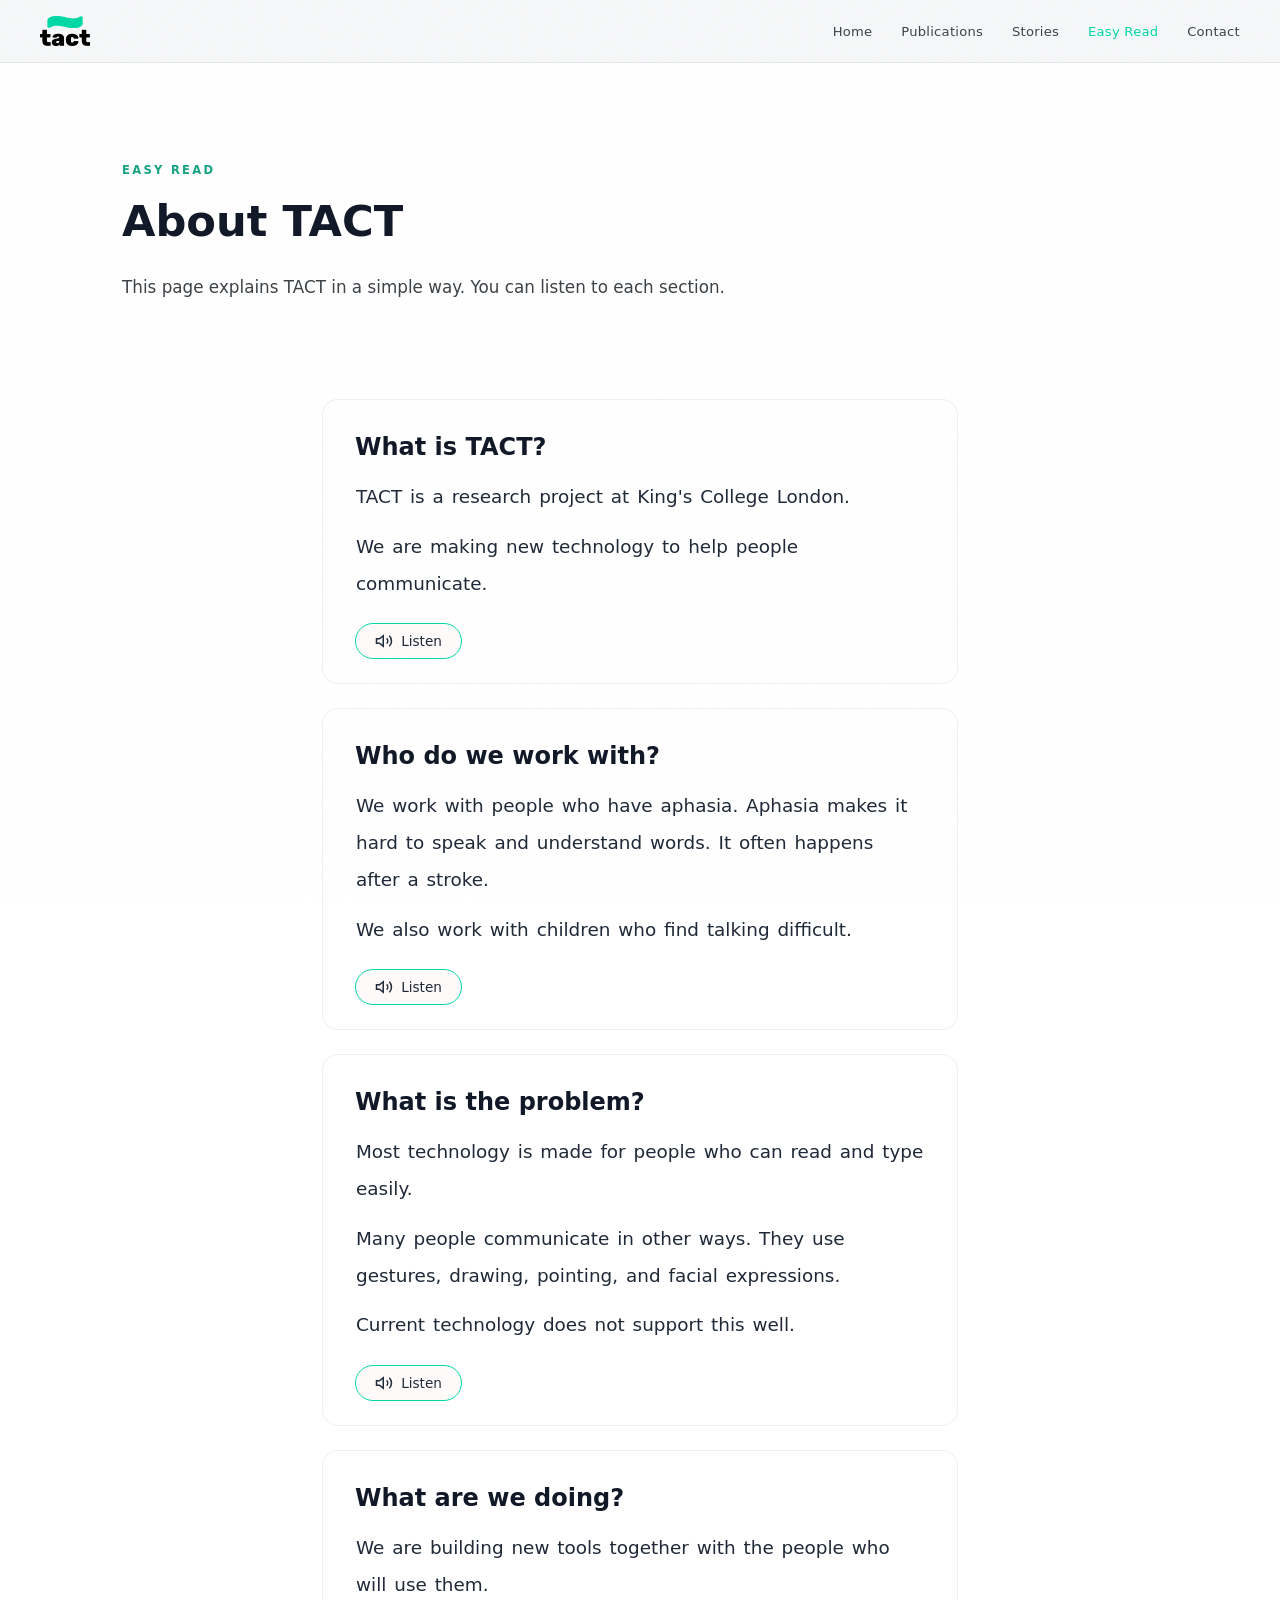
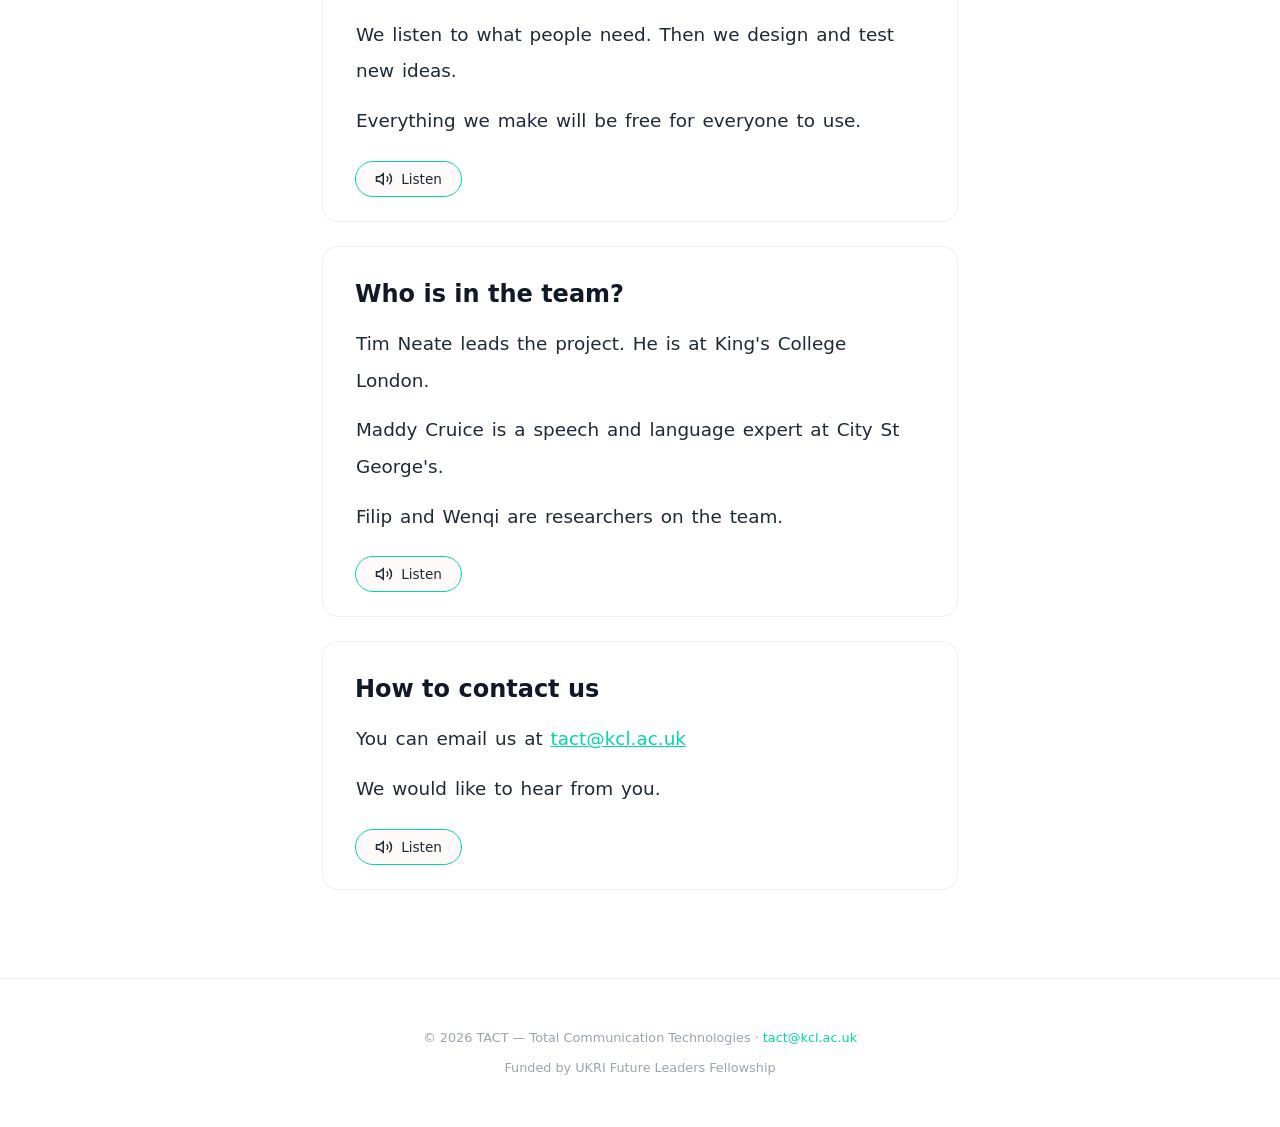
<file: easyread.html>
<!DOCTYPE html>
<html lang="en">
<head>
  <meta charset="UTF-8">
  <meta name="viewport" content="width=device-width, initial-scale=1.0">
  <title>Easy Read — TACT</title>
  <meta name="description" content="Easy Read version of the TACT project for people with aphasia and communication needs.">
<!-- favicon-->
 
<link rel="icon" type="image/png" href="favicon/favicon-96x96.png" sizes="96x96" />
<link rel="icon" type="image/svg+xml" href="favicon//favicon.svg" />
<link rel="shortcut icon" href="favicon//favicon.ico" />
<link rel="apple-touch-icon" sizes="180x180" href="favicon//apple-touch-icon.png" />
<meta name="apple-mobile-web-app-title" content="TACT" />
<link rel="manifest" href="/site.webmanifest" />


  <link rel="preconnect" href="https://fonts.googleapis.com">
  <link rel="preconnect" href="https://fonts.gstatic.com" crossorigin>
  <link href="https://fonts.googleapis.com/css2?family=DM+Sans:ital,opsz,wght@0,9..40,300;0,9..40,400;0,9..40,500;0,9..40,600;0,9..40,700;1,9..40,400&display=swap" rel="stylesheet">
  <link rel="stylesheet" href="styles.css">
  <style>
    .easyread-section { max-width: 700px; margin: 0 auto; padding: 2rem 2rem 4rem; }
    .easyread-block { background: var(--navy-mid); border: 1px solid rgba(0,0,0,0.06); border-radius: 16px; padding: 2rem 2rem 1.5rem; margin-bottom: 1.5rem; }
    .easyread-block h2 { font-family: var(--font-display); font-size: 1.5rem; font-weight: 700; color: var(--white); margin-bottom: 1rem; line-height: 1.3; }
    .easyread-block p { font-size: 1.15rem; line-height: 2; color: var(--text-primary); font-weight: 400; margin-bottom: 0.8rem; }
    .tts-btn { display: inline-flex; align-items: center; gap: 0.5rem; margin-top: 0.5rem; padding: 0.5rem 1.2rem; border-radius: 100px; border: 1px solid var(--teal); background: var(--teal-subtle); color: var(--text-primary); font-family: var(--font-display); font-size: 0.85rem; font-weight: 500; cursor: pointer; transition: background 0.2s; }
    .tts-btn:hover { background: var(--teal-faded); }
    .tts-btn svg { flex-shrink: 0; }
    .easyread-intro { text-align: center; margin-bottom: 2rem; }
    .easyread-intro p { font-size: 1.1rem; color: var(--text-secondary); max-width: 500px; margin: 0 auto; }
    .tts-word { transition: background 0.15s, color 0.15s; border-radius: 3px; padding: 0 1px; }
    .tts-word.active { background: var(--teal); color: #fff; }
    .easyread-block.speaking p { color: var(--text-muted); }
    .easyread-block.speaking .tts-word.active { color: #fff; }
    .easyread-block.speaking .tts-word.spoken { color: var(--text-primary); }
  </style>
</head>
<body>
  <a href="#main" class="skip-link">Skip to main content</a>

  <nav id="navbar" role="navigation" aria-label="Main navigation">
    <a href="index.html" class="nav-brand" aria-label="TACT Home">
      <img src="tact-logo.png" alt="TACT" style="height:30px;">
    </a>
    <button class="nav-toggle" aria-label="Toggle menu" id="navToggle"><span></span><span></span><span></span></button>
    <ul class="nav-links" id="navLinks">
      <li><a href="index.html">Home</a></li>
      <li><a href="publications.html">Publications</a></li>
      <li><a href="stories.html">Stories</a></li>
      <li><a href="easyread.html" class="active">Easy Read</a></li>
      <li><a href="index.html#contact">Contact</a></li>
    </ul>
  </nav>

  <div class="page-header" id="main">
    <p class="section-label">Easy Read</p>
    <h1 class="section-title">About TACT</h1>
    <p class="section-body">This page explains TACT in a simple way. You can listen to each section.</p>
  </div>

  <div class="easyread-section">

    <div class="easyread-block">
      <h2>What is TACT?</h2>
      <p>TACT is a research project at King's College London.</p>
      <p>We are making new technology to help people communicate.</p>
      <button class="tts-btn" data-text="TACT is a research project at King's College London. We are making new technology to help people communicate." aria-label="Listen to this section">
        <svg width="18" height="18" viewBox="0 0 24 24" fill="none" stroke="currentColor" stroke-width="2"><polygon points="11 5 6 9 2 9 2 15 6 15 11 19 11 5"/><path d="M15.54 8.46a5 5 0 0 1 0 7.07"/><path d="M19.07 4.93a10 10 0 0 1 0 14.14"/></svg>
        Listen
      </button>
    </div>

    <div class="easyread-block">
      <h2>Who do we work with?</h2>
      <p>We work with people who have aphasia. Aphasia makes it hard to speak and understand words. It often happens after a stroke.</p>
      <p>We also work with children who find talking difficult.</p>
      <button class="tts-btn" data-text="We work with people who have aphasia. Aphasia makes it hard to speak and understand words. It often happens after a stroke. We also work with children who find talking difficult." aria-label="Listen to this section">
        <svg width="18" height="18" viewBox="0 0 24 24" fill="none" stroke="currentColor" stroke-width="2"><polygon points="11 5 6 9 2 9 2 15 6 15 11 19 11 5"/><path d="M15.54 8.46a5 5 0 0 1 0 7.07"/><path d="M19.07 4.93a10 10 0 0 1 0 14.14"/></svg>
        Listen
      </button>
    </div>

    <div class="easyread-block">
      <h2>What is the problem?</h2>
      <p>Most technology is made for people who can read and type easily.</p>
      <p>Many people communicate in other ways. They use gestures, drawing, pointing, and facial expressions.</p>
      <p>Current technology does not support this well.</p>
      <button class="tts-btn" data-text="Most technology is made for people who can read and type easily. Many people communicate in other ways. They use gestures, drawing, pointing, and facial expressions. Current technology does not support this well." aria-label="Listen to this section">
        <svg width="18" height="18" viewBox="0 0 24 24" fill="none" stroke="currentColor" stroke-width="2"><polygon points="11 5 6 9 2 9 2 15 6 15 11 19 11 5"/><path d="M15.54 8.46a5 5 0 0 1 0 7.07"/><path d="M19.07 4.93a10 10 0 0 1 0 14.14"/></svg>
        Listen
      </button>
    </div>

    <div class="easyread-block">
      <h2>What are we doing?</h2>
      <p>We are building new tools together with the people who will use them.</p>
      <p>We listen to what people need. Then we design and test new ideas.</p>
      <p>Everything we make will be free for everyone to use.</p>
      <button class="tts-btn" data-text="We are building new tools together with the people who will use them. We listen to what people need. Then we design and test new ideas. Everything we make will be free for everyone to use." aria-label="Listen to this section">
        <svg width="18" height="18" viewBox="0 0 24 24" fill="none" stroke="currentColor" stroke-width="2"><polygon points="11 5 6 9 2 9 2 15 6 15 11 19 11 5"/><path d="M15.54 8.46a5 5 0 0 1 0 7.07"/><path d="M19.07 4.93a10 10 0 0 1 0 14.14"/></svg>
        Listen
      </button>
    </div>

    <div class="easyread-block">
      <h2>Who is in the team?</h2>
      <p>Tim Neate leads the project. He is at King's College London.</p>
      <p>Maddy Cruice is a speech and language expert at City St George's.</p>
      <p>Filip and Wenqi are researchers on the team.</p>
      <button class="tts-btn" data-text="Tim Neate leads the project. He is at King's College London. Maddy Cruice is a speech and language expert at City St George's. Filip and Wenqi are researchers on the team." aria-label="Listen to this section">
        <svg width="18" height="18" viewBox="0 0 24 24" fill="none" stroke="currentColor" stroke-width="2"><polygon points="11 5 6 9 2 9 2 15 6 15 11 19 11 5"/><path d="M15.54 8.46a5 5 0 0 1 0 7.07"/><path d="M19.07 4.93a10 10 0 0 1 0 14.14"/></svg>
        Listen
      </button>
    </div>

    <div class="easyread-block">
      <h2>How to contact us</h2>
      <p>You can email us at <a href="mailto:tact@kcl.ac.uk" style="color:var(--teal);text-decoration:underline;">tact@kcl.ac.uk</a></p>
      <p>We would like to hear from you.</p>
      <button class="tts-btn" data-text="You can email Tim at timothy.neate@kcl.ac.uk. We would like to hear from you." aria-label="Listen to this section">
        <svg width="18" height="18" viewBox="0 0 24 24" fill="none" stroke="currentColor" stroke-width="2"><polygon points="11 5 6 9 2 9 2 15 6 15 11 19 11 5"/><path d="M15.54 8.46a5 5 0 0 1 0 7.07"/><path d="M19.07 4.93a10 10 0 0 1 0 14.14"/></svg>
        Listen
      </button>
    </div>

  </div>

  <footer>
    <p>&copy; 2026 TACT — Total Communication Technologies · <a href="mailto:tact@kcl.ac.uk">tact@kcl.ac.uk</a></p>
    <p style="margin-top:0.5rem;">Funded by UKRI Future Leaders Fellowship</p>
  </footer>

  <script>
    const ICON_PLAY = '<svg width="18" height="18" viewBox="0 0 24 24" fill="none" stroke="currentColor" stroke-width="2"><polygon points="11 5 6 9 2 9 2 15 6 15 11 19 11 5"/><path d="M15.54 8.46a5 5 0 0 1 0 7.07"/><path d="M19.07 4.93a10 10 0 0 1 0 14.14"/></svg>';
    const ICON_STOP = '<svg width="18" height="18" viewBox="0 0 24 24" fill="none" stroke="currentColor" stroke-width="2"><rect x="6" y="4" width="4" height="16"/><rect x="14" y="4" width="4" height="16"/></svg>';

    // Nav scroll + mobile toggle
    window.addEventListener('scroll', () => { document.getElementById('navbar').classList.toggle('scrolled', window.scrollY > 60); });
    document.getElementById('navToggle').addEventListener('click', () => { document.getElementById('navLinks').classList.toggle('open'); });
    document.querySelectorAll('#navLinks a').forEach(link => { link.addEventListener('click', () => { document.getElementById('navLinks').classList.remove('open'); }); });

    // Scroll reveal
    const observer = new IntersectionObserver((entries) => {
      entries.forEach(entry => { if (entry.isIntersecting) { entry.target.classList.add('visible'); observer.unobserve(entry.target); } });
    }, { threshold: 0.15, rootMargin: '0px 0px -30px 0px' });
    document.querySelectorAll('.reveal').forEach(el => observer.observe(el));

    // Wrap each paragraph's text nodes in word spans for highlighting
    document.querySelectorAll('.easyread-block').forEach(block => {
      block.querySelectorAll('p').forEach(p => {
        const walker = document.createTreeWalker(p, NodeFilter.SHOW_TEXT);
        const textNodes = [];
        while (walker.nextNode()) textNodes.push(walker.currentNode);
        textNodes.forEach(node => {
          const parts = node.textContent.split(/(\s+)/);
          const frag = document.createDocumentFragment();
          parts.forEach(part => {
            if (/\S/.test(part)) {
              const span = document.createElement('span');
              span.className = 'tts-word';
              span.textContent = part;
              frag.appendChild(span);
            } else {
              frag.appendChild(document.createTextNode(part));
            }
          });
          node.parentNode.replaceChild(frag, node);
        });
      });
    });

    // TTS with readalong highlighting
    let activeBlock = null;

    function resetBlock(block) {
      block.classList.remove('speaking');
      block.querySelectorAll('.tts-word').forEach(w => w.classList.remove('active', 'spoken'));
      const btn = block.querySelector('.tts-btn');
      btn.innerHTML = ICON_PLAY + ' Listen';
    }

    document.querySelectorAll('.tts-btn').forEach(btn => {
      btn.addEventListener('click', () => {
        const block = btn.closest('.easyread-block');

        if (speechSynthesis.speaking) {
          speechSynthesis.cancel();
          if (activeBlock === block) {
            resetBlock(block);
            activeBlock = null;
            return;
          }
          if (activeBlock) resetBlock(activeBlock);
        }

        const words = Array.from(block.querySelectorAll('.tts-word'));
        const text = btn.getAttribute('data-text');
        const utterance = new SpeechSynthesisUtterance(text);
        utterance.rate = 0.85;
        utterance.pitch = 1;

        activeBlock = block;
        block.classList.add('speaking');
        btn.innerHTML = ICON_STOP + ' Stop';

        // Track character position to word-span index mapping
        const plainWords = text.split(/\s+/);
        let charPos = 0;
        const wordMap = [];
        plainWords.forEach((w, i) => {
          wordMap.push({ start: charPos, end: charPos + w.length, index: i });
          charPos += w.length + 1;
        });

        utterance.onboundary = (e) => {
          if (e.name !== 'word') return;
          const ci = e.charIndex;
          const match = wordMap.findIndex(w => ci >= w.start && ci < w.end);
          if (match < 0) return;

          words.forEach((w, i) => {
            if (i < match) { w.classList.remove('active'); w.classList.add('spoken'); }
            else if (i === match) { w.classList.add('active'); w.classList.remove('spoken'); }
            else { w.classList.remove('active', 'spoken'); }
          });
        };

        utterance.onend = () => {
          words.forEach(w => { w.classList.remove('active'); w.classList.add('spoken'); });
          setTimeout(() => { resetBlock(block); activeBlock = null; }, 600);
        };

        speechSynthesis.speak(utterance);
      });
    });
  </script>
</body>
</html>
</file>
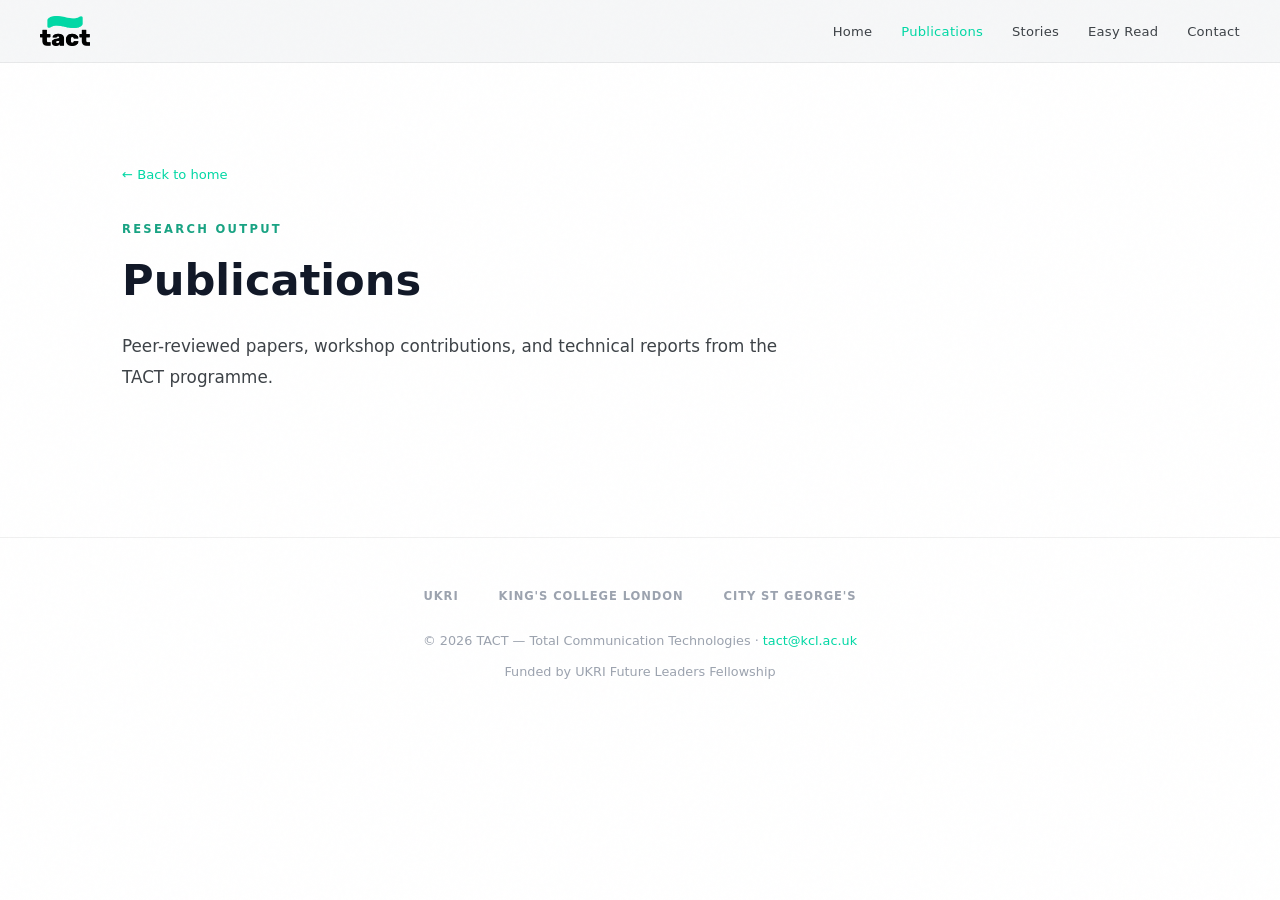
<file: publications.html>
<!DOCTYPE html>
<html lang="en">
<head>
  <meta charset="UTF-8">
  <meta name="viewport" content="width=device-width, initial-scale=1.0">
  <title>Publications — TACT</title>
  <meta name="description" content="Publications from the TACT research programme at King's College London.">
  <!-- favicon-->
 
<link rel="icon" type="image/png" href="favicon/favicon-96x96.png" sizes="96x96" />
<link rel="icon" type="image/svg+xml" href="favicon//favicon.svg" />
<link rel="shortcut icon" href="favicon//favicon.ico" />
<link rel="apple-touch-icon" sizes="180x180" href="favicon//apple-touch-icon.png" />
<meta name="apple-mobile-web-app-title" content="TACT" />
<link rel="manifest" href="/site.webmanifest" />

  <link rel="preconnect" href="https://fonts.googleapis.com">
  <link rel="preconnect" href="https://fonts.gstatic.com" crossorigin>
  <link href="https://fonts.googleapis.com/css2?family=DM+Sans:ital,opsz,wght@0,9..40,300;0,9..40,400;0,9..40,500;0,9..40,600;0,9..40,700;1,9..40,400&display=swap" rel="stylesheet">
  <link rel="stylesheet" href="styles.css">
</head>
<body>

  <a href="#main" class="skip-link">Skip to main content</a>

  <nav id="navbar" role="navigation" aria-label="Main navigation">
    <a href="index.html" class="nav-brand" aria-label="TACT Home">
            <img src="tact-logo.png" alt="TACT" style="height:30px;">

    </a>
    <button class="nav-toggle" aria-label="Toggle menu" id="navToggle"><span></span><span></span><span></span></button>
    <ul class="nav-links" id="navLinks">
      <li><a href="index.html">Home</a></li>
      <li><a href="publications.html" class="active">Publications</a></li>
      <li><a href="stories.html">Stories</a></li>
      <li><a href="easyread.html">Easy Read</a></li>
      <li><a href="index.html#contact">Contact</a></li>
    </ul>
  </nav>

  <main id="main">
    <div class="page-header">
      <a href="index.html" class="back-link">&larr; Back to home</a>
      <p class="section-label">Research Output</p>
      <h1 class="section-title">Publications</h1>
      <p class="section-body">Peer-reviewed papers, workshop contributions, and technical reports from the TACT programme.</p>
    </div>

    <div class="pub-list">
      <!--<div class="pub-placeholder">
        <p>TACT launched in December 2025. Publications will appear here as the research programme progresses.</p>
        <p style="margin-top:0.8rem;">In the meantime, explore Tim Neate's prior work on <a href="https://tinyurl.com/463pa8hf">Google Scholar</a>.</p>
      </div>
      <!--
        TEMPLATE — copy for each publication:
        <div class="pub-item">
          <p class="pub-venue">CHI 2027</p>
          <h3 class="pub-title"><a href="#">Paper Title Goes Here</a></h3>
          <p class="pub-authors">Neate, T., Bircanin, F., Li, W., Cruice, M.</p>
        </div>
      -->
    </div>
  </main>

  <footer>
    <div class="footer-logos">
      <span class="footer-logo-text">UKRI</span>
      <span class="footer-logo-text">King's College London</span>
      <span class="footer-logo-text">City St George's</span>
    </div>
    <p>&copy; 2026 TACT — Total Communication Technologies · <a href="mailto:tact@kcl.ac.uk">tact@kcl.ac.uk</a></p>
    <p style="margin-top:0.5rem;">Funded by UKRI Future Leaders Fellowship</p>
  </footer>

  <script>
    window.addEventListener('scroll', () => { document.getElementById('navbar').classList.toggle('scrolled', window.scrollY > 60); });
    document.getElementById('navToggle').addEventListener('click', () => { document.getElementById('navLinks').classList.toggle('open'); });
    document.querySelectorAll('#navLinks a').forEach(link => { link.addEventListener('click', () => { document.getElementById('navLinks').classList.remove('open'); }); });
  </script>
</body>
</html>
</file>
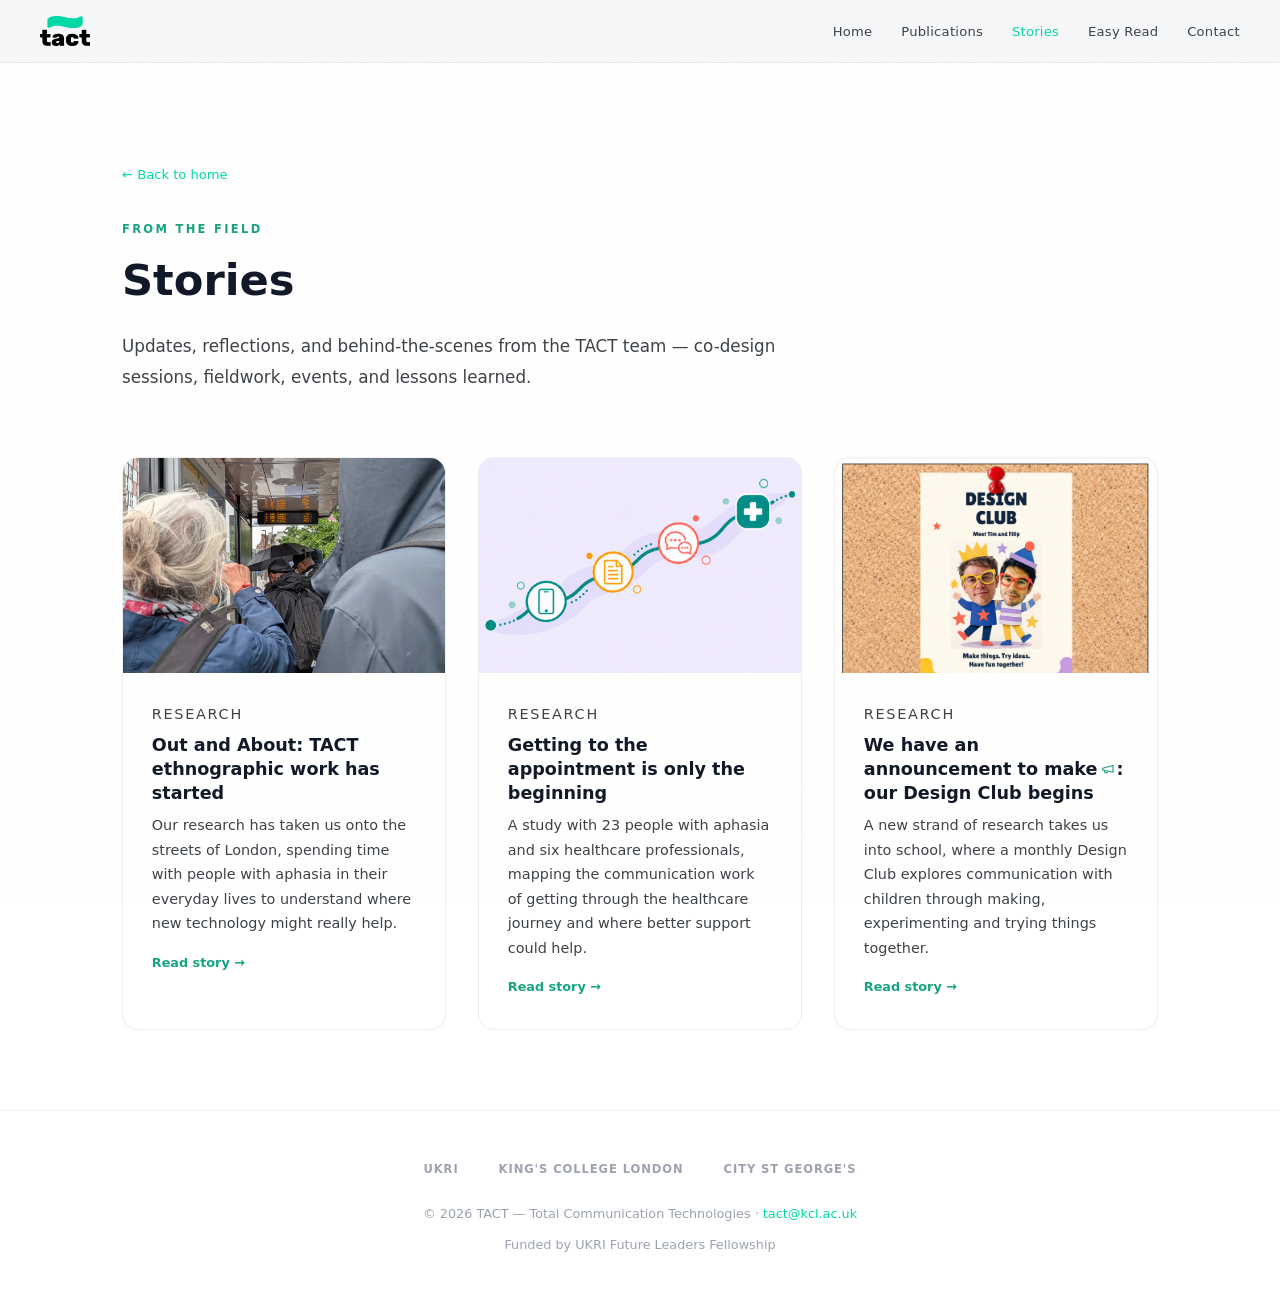
<file: stories.html>
<!DOCTYPE html>
<html lang="en">
<head>
  <meta charset="UTF-8">
  <meta name="viewport" content="width=device-width, initial-scale=1.0">
  <title>Stories — TACT</title>
  <meta name="description" content="Stories and updates from the TACT research programme.">
  <!-- favicon-->
 
<link rel="icon" type="image/png" href="favicon/favicon-96x96.png" sizes="96x96" />
<link rel="icon" type="image/svg+xml" href="favicon//favicon.svg" />
<link rel="shortcut icon" href="favicon//favicon.ico" />
<link rel="apple-touch-icon" sizes="180x180" href="favicon//apple-touch-icon.png" />
<meta name="apple-mobile-web-app-title" content="TACT" />
<link rel="manifest" href="/site.webmanifest" />

  <link rel="preconnect" href="https://fonts.googleapis.com">
  <link rel="preconnect" href="https://fonts.gstatic.com" crossorigin>
  <link href="https://fonts.googleapis.com/css2?family=DM+Sans:ital,opsz,wght@0,9..40,300;0,9..40,400;0,9..40,500;0,9..40,600;0,9..40,700;1,9..40,400&display=swap" rel="stylesheet">
  <link rel="stylesheet" href="styles.css">
</head>
<body>
  <a href="#main" class="skip-link">Skip to main content</a>

  <nav id="navbar" role="navigation" aria-label="Main navigation">
    <a href="index.html" class="nav-brand" aria-label="TACT Home">
          <img src="tact-logo.png" alt="TACT" style="height:30px;">

    </a>
    <button class="nav-toggle" aria-label="Toggle menu" id="navToggle"><span></span><span></span><span></span></button>
    <ul class="nav-links" id="navLinks">
      <li><a href="index.html">Home</a></li>
      <li><a href="publications.html">Publications</a></li>
      <li><a href="stories.html" class="active">Stories</a></li>
      <li><a href="easyread.html">Easy Read</a></li>
      <li><a href="index.html#contact">Contact</a></li>
    </ul>
  </nav>

  <main id="main">
    <div class="page-header">
      <a href="index.html" class="back-link">&larr; Back to home</a>
      <p class="section-label">From the Field</p>
      <h1 class="section-title">Stories</h1>
      <p class="section-body">Updates, reflections, and behind-the-scenes from the TACT team — co-design sessions, fieldwork, events, and lessons learned.</p>
    </div>

    <div class="stories-grid">
      <a href="story-goalong.html" class="story-card-link">
        <div class="story-card">
          <img src="images/GA-busstop.jpg" alt="Waiting together at a London bus stop during a go-along visit." class="story-card-thumb">
          <div class="story-card-body">
            <p class="story-date">Research</p>
            <h3>Out and About: TACT ethnographic work has started</h3>
            <p>Our research has taken us onto the streets of London, spending time with people with aphasia in their everyday lives to understand where new technology might really help.</p>
            <span class="story-card-more">Read story &rarr;</span>
          </div>
        </div>
      </a>
      <a href="story-healthcare.html" class="story-card-link">
        <div class="story-card">
          <img src="images/HC-journey.png" alt="Illustration of a person's journey through the healthcare system." class="story-card-thumb">
          <div class="story-card-body">
            <p class="story-date">Research</p>
            <h3>Getting to the appointment is only the beginning</h3>
            <p>A study with 23 people with aphasia and six healthcare professionals, mapping the communication work of getting through the healthcare journey and where better support could help.</p>
            <span class="story-card-more">Read story &rarr;</span>
          </div>
        </div>
      </a>
      <a href="story-designclub.html" class="story-card-link">
        <div class="story-card">
          <img src="images/tim%20and%20filip.jpg" alt="Tim and Filip from the TACT team." class="story-card-thumb story-card-thumb--top">
          <div class="story-card-body">
            <p class="story-date">Research</p>
            <h3>We have an announcement to make<svg class="title-icon" viewBox="0 0 24 24" fill="none" stroke="currentColor" stroke-width="2" stroke-linecap="round" stroke-linejoin="round" aria-hidden="true"><path d="m3 11 18-5v12L3 14v-3z"/><path d="M11.6 16.8a3 3 0 1 1-5.8-1.6"/></svg>: our Design Club begins</h3>
            <p>A new strand of research takes us into school, where a monthly Design Club explores communication with children through making, experimenting and trying things together.</p>
            <span class="story-card-more">Read story &rarr;</span>
          </div>
        </div>
      </a>
      <!--
        TEMPLATE:
        <div class="story-card">
          <div class="story-card-body">
            <p class="story-date">Month Year</p>
            <h3>Story Title</h3>
            <p>Brief description...</p>
          </div>
        </div>
      -->
    </div>
  </main>

  <footer>
    <div class="footer-logos">
      <span class="footer-logo-text">UKRI</span>
      <span class="footer-logo-text">King's College London</span>
      <span class="footer-logo-text">City St George's</span>
    </div>
    <p>&copy; 2026 TACT — Total Communication Technologies · <a href="mailto:tact@kcl.ac.uk">tact@kcl.ac.uk</a></p>
    <p style="margin-top:0.5rem;">Funded by UKRI Future Leaders Fellowship</p>
  </footer>

  <script>
    window.addEventListener('scroll', () => { document.getElementById('navbar').classList.toggle('scrolled', window.scrollY > 60); });
    document.getElementById('navToggle').addEventListener('click', () => { document.getElementById('navLinks').classList.toggle('open'); });
    document.querySelectorAll('#navLinks a').forEach(link => { link.addEventListener('click', () => { document.getElementById('navLinks').classList.remove('open'); }); });
  </script>
</body>
</html>
</file>
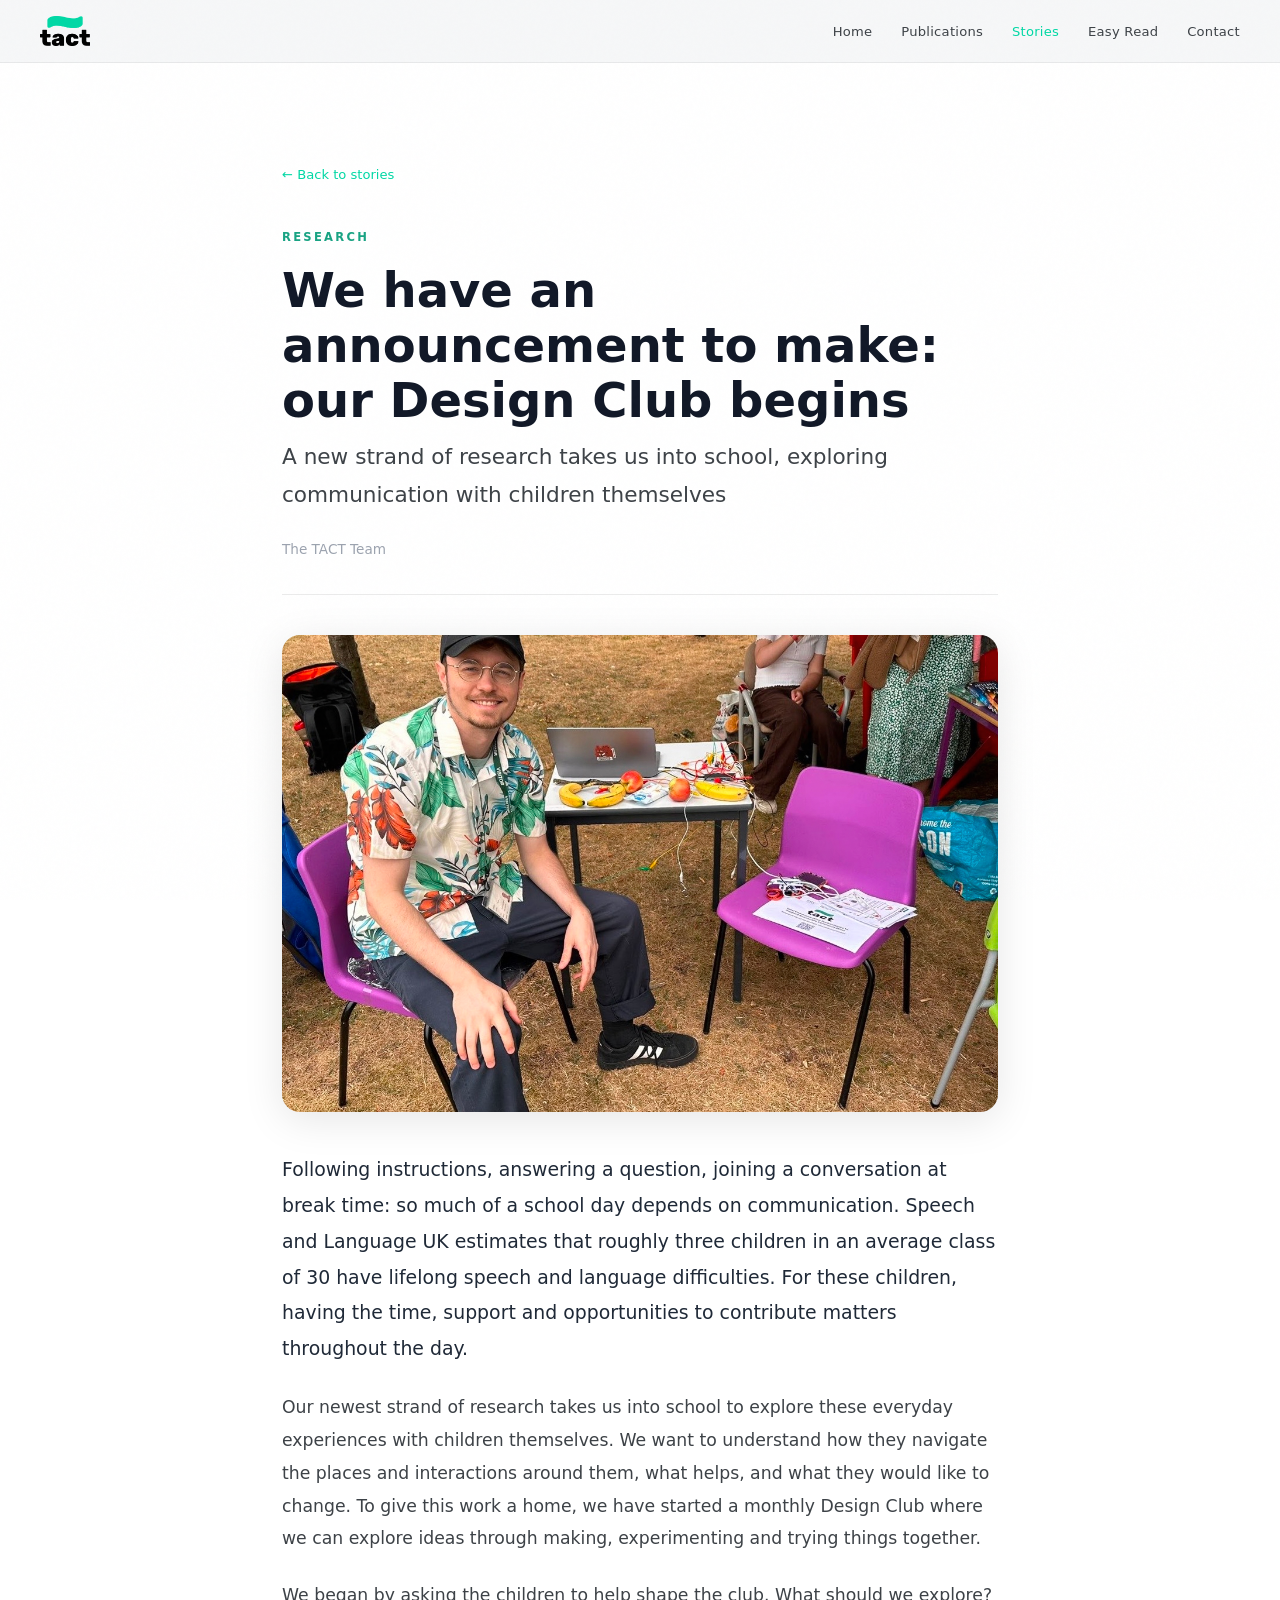
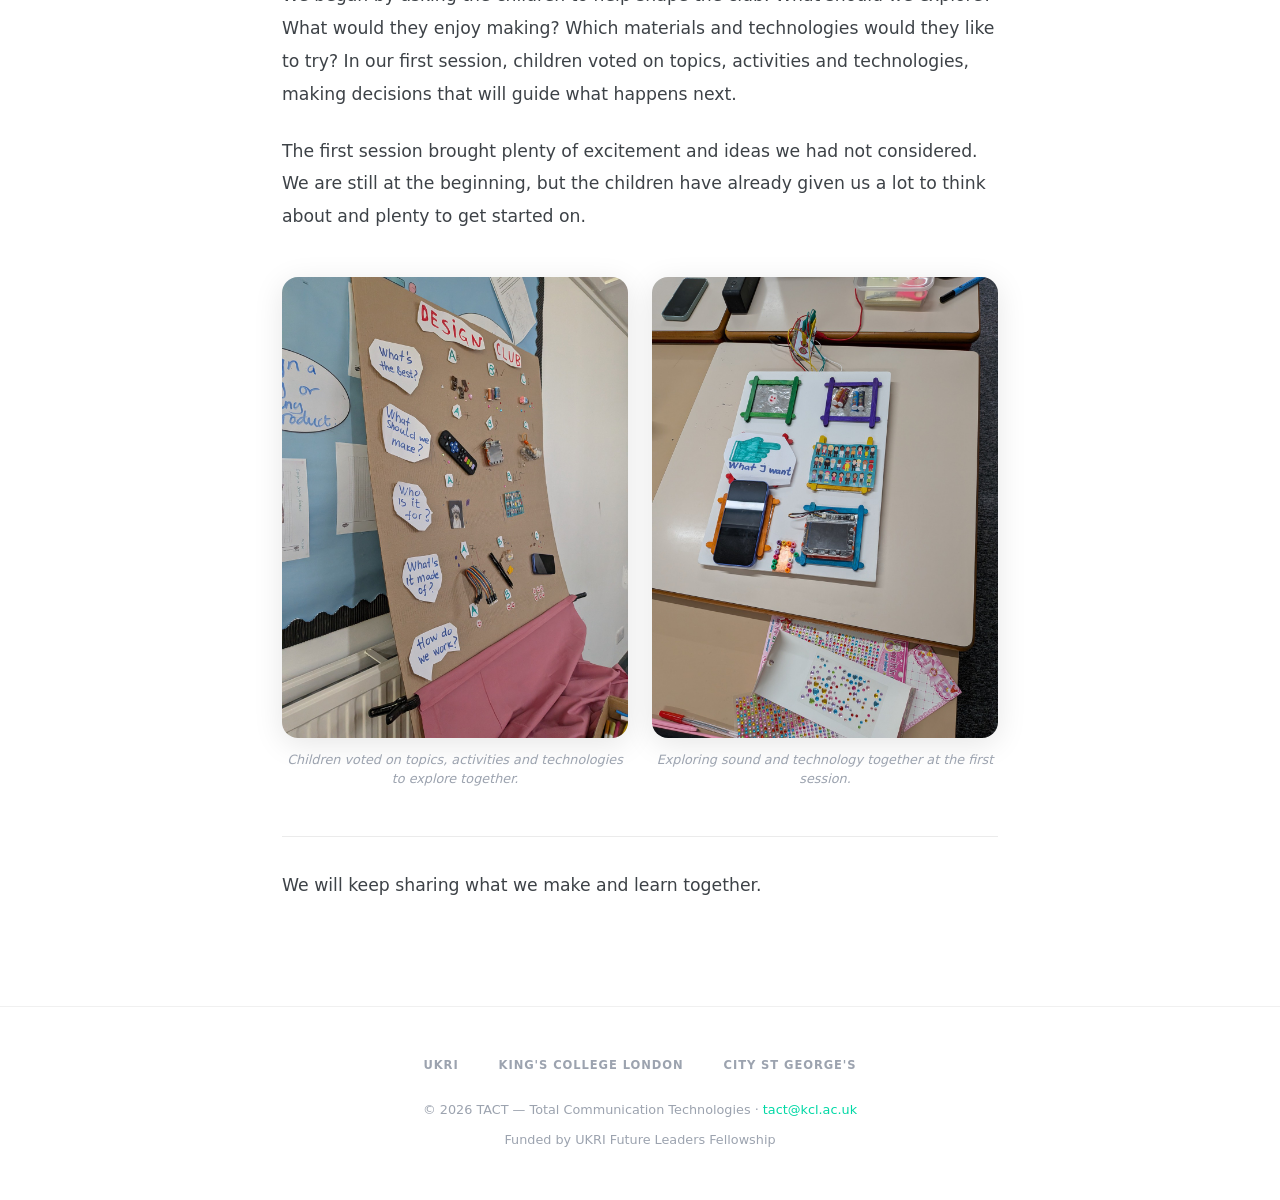
<file: story-designclub.html>
<!DOCTYPE html>
<html lang="en">
<head>
  <meta charset="UTF-8">
  <meta name="viewport" content="width=device-width, initial-scale=1.0">
  <title>Our Design Club Begins — TACT</title>
  <meta name="description" content="TACT's new school-based research strand: a monthly Design Club exploring communication with children through making and experimenting.">
  <!-- favicon-->

<link rel="icon" type="image/png" href="favicon/favicon-96x96.png" sizes="96x96" />
<link rel="icon" type="image/svg+xml" href="favicon//favicon.svg" />
<link rel="shortcut icon" href="favicon//favicon.ico" />
<link rel="apple-touch-icon" sizes="180x180" href="favicon//apple-touch-icon.png" />
<meta name="apple-mobile-web-app-title" content="TACT" />
<link rel="manifest" href="/site.webmanifest" />

  <link rel="preconnect" href="https://fonts.googleapis.com">
  <link rel="preconnect" href="https://fonts.gstatic.com" crossorigin>
  <link href="https://fonts.googleapis.com/css2?family=DM+Sans:ital,opsz,wght@0,9..40,300;0,9..40,400;0,9..40,500;0,9..40,600;0,9..40,700;1,9..40,400&display=swap" rel="stylesheet">
  <link rel="stylesheet" href="styles.css">
</head>
<body>
  <a href="#main" class="skip-link">Skip to main content</a>

  <nav id="navbar" role="navigation" aria-label="Main navigation">
    <a href="index.html" class="nav-brand" aria-label="TACT Home">
          <img src="tact-logo.png" alt="TACT" style="height:30px;">

    </a>
    <button class="nav-toggle" aria-label="Toggle menu" id="navToggle"><span></span><span></span><span></span></button>
    <ul class="nav-links" id="navLinks">
      <li><a href="index.html">Home</a></li>
      <li><a href="publications.html">Publications</a></li>
      <li><a href="stories.html" class="active">Stories</a></li>
      <li><a href="easyread.html">Easy Read</a></li>
      <li><a href="index.html#contact">Contact</a></li>
    </ul>
  </nav>

  <main id="main">
    <article class="story-article">
      <a href="stories.html" class="back-link">&larr; Back to stories</a>

      <p class="story-eyebrow">Research</p>
      <h1>We have an announcement to make: our Design Club begins</h1>
      <p class="story-lede-title">A new strand of research takes us into school, exploring communication with children themselves</p>
      <p class="story-byline">The TACT Team</p>

      <img src="images/design-club-fair.jpeg" alt="The TACT team meeting children and families at the school's Family Fair." class="story-hero">

      <div class="story-body">
        <p>Following instructions, answering a question, joining a conversation at break time: so much of a school day depends on communication. Speech and Language UK estimates that roughly three children in an average class of 30 have lifelong speech and language difficulties. For these children, having the time, support and opportunities to contribute matters throughout the day.</p>

        <p>Our newest strand of research takes us into school to explore these everyday experiences with children themselves. We want to understand how they navigate the places and interactions around them, what helps, and what they would like to change. To give this work a home, we have started a monthly Design Club where we can explore ideas through making, experimenting and trying things together.</p>

        <p>We began by asking the children to help shape the club. What should we explore? What would they enjoy making? Which materials and technologies would they like to try? In our first session, children voted on topics, activities and technologies, making decisions that will guide what happens next.</p>

        <p>The first session brought plenty of excitement and ideas we had not considered. We are still at the beginning, but the children have already given us a lot to think about and plenty to get started on.</p>

        <div class="story-duo">
          <figure>
            <img src="images/design-club-board.jpg" alt="A voting board from the Design Club, where children chose topics and activities.">
            <figcaption>Children voted on topics, activities and technologies to explore together.</figcaption>
          </figure>
          <figure>
            <img src="images/design-club-soundboard.jpg" alt="Children trying out a sound-making activity at the first Design Club session.">
            <figcaption>Exploring sound and technology together at the first session.</figcaption>
          </figure>
        </div>

        <p class="story-end">We will keep sharing what we make and learn together.</p>
      </div>
    </article>
  </main>

  <footer>
    <div class="footer-logos">
      <span class="footer-logo-text">UKRI</span>
      <span class="footer-logo-text">King's College London</span>
      <span class="footer-logo-text">City St George's</span>
    </div>
    <p>&copy; 2026 TACT — Total Communication Technologies · <a href="mailto:tact@kcl.ac.uk">tact@kcl.ac.uk</a></p>
    <p style="margin-top:0.5rem;">Funded by UKRI Future Leaders Fellowship</p>
  </footer>

  <script>
    window.addEventListener('scroll', () => { document.getElementById('navbar').classList.toggle('scrolled', window.scrollY > 60); });
    document.getElementById('navToggle').addEventListener('click', () => { document.getElementById('navLinks').classList.toggle('open'); });
    document.querySelectorAll('#navLinks a').forEach(link => { link.addEventListener('click', () => { document.getElementById('navLinks').classList.remove('open'); }); });
  </script>
</body>
</html>
</file>
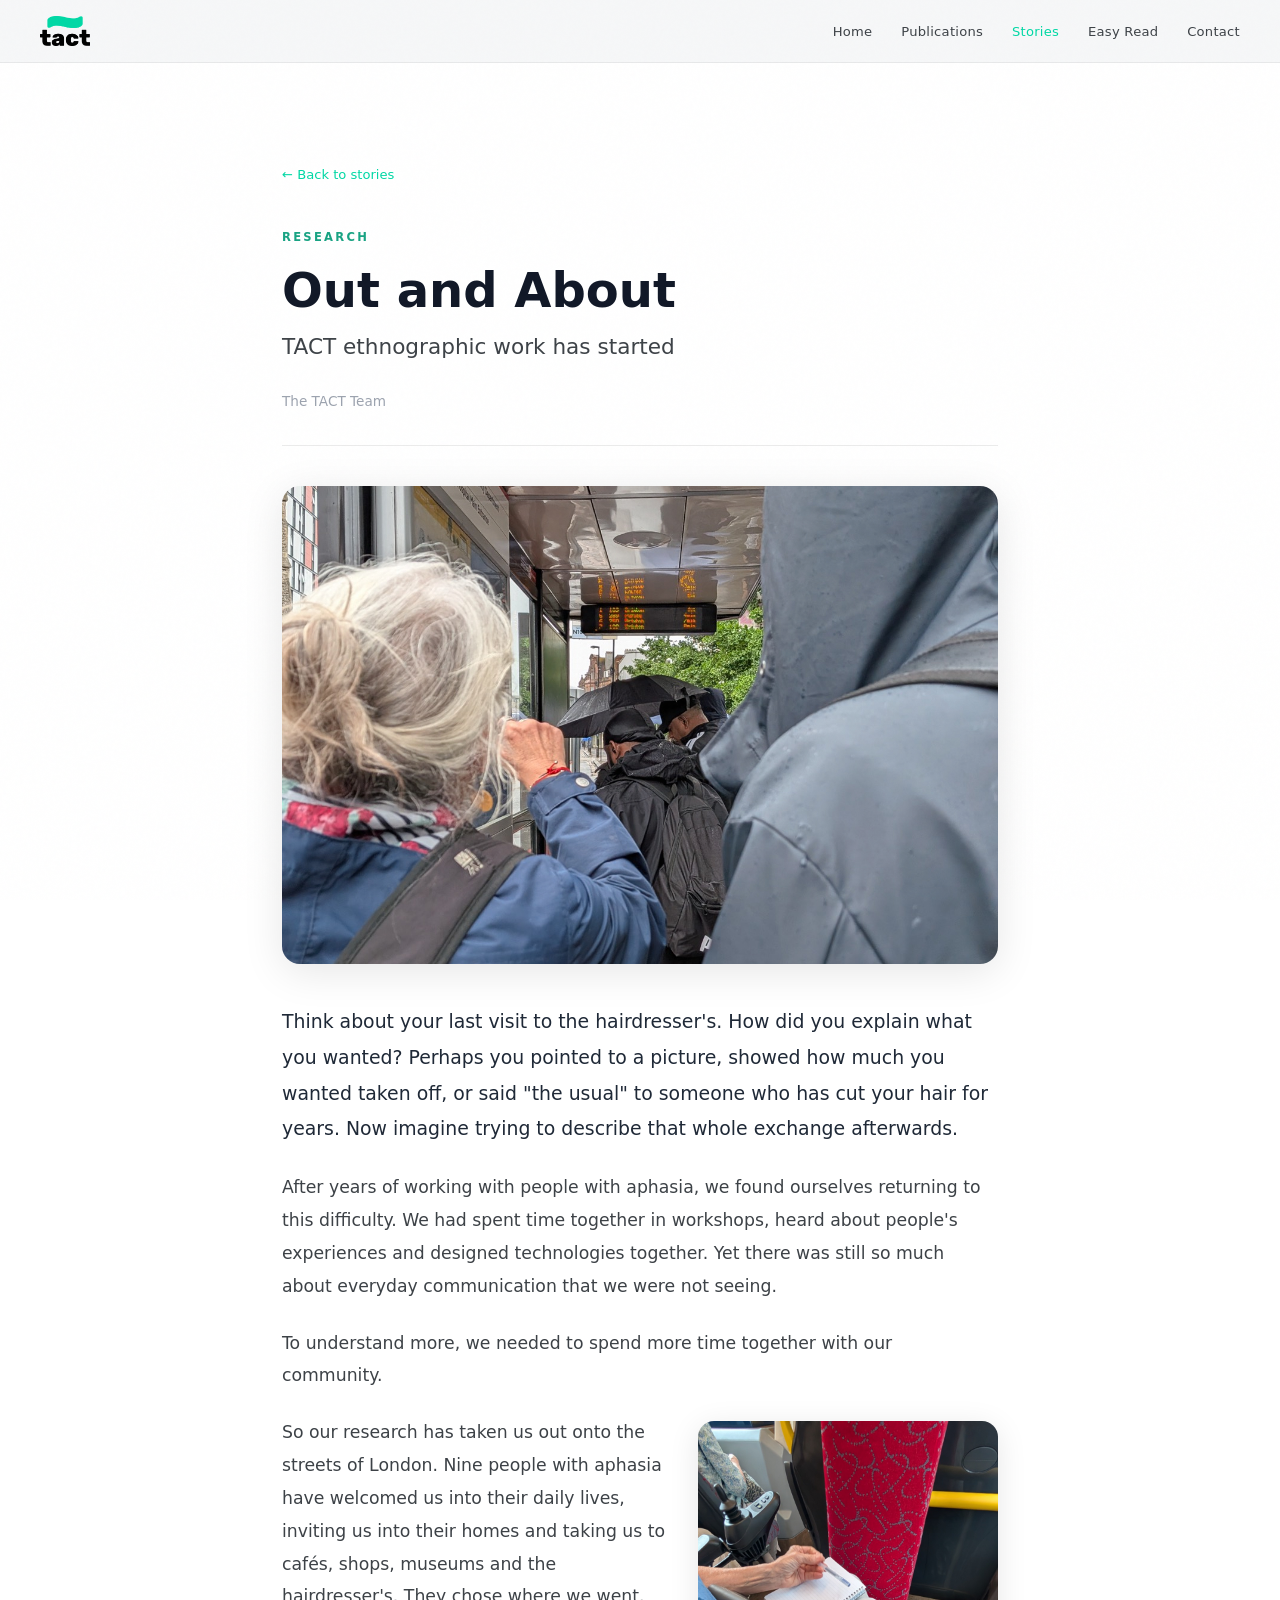
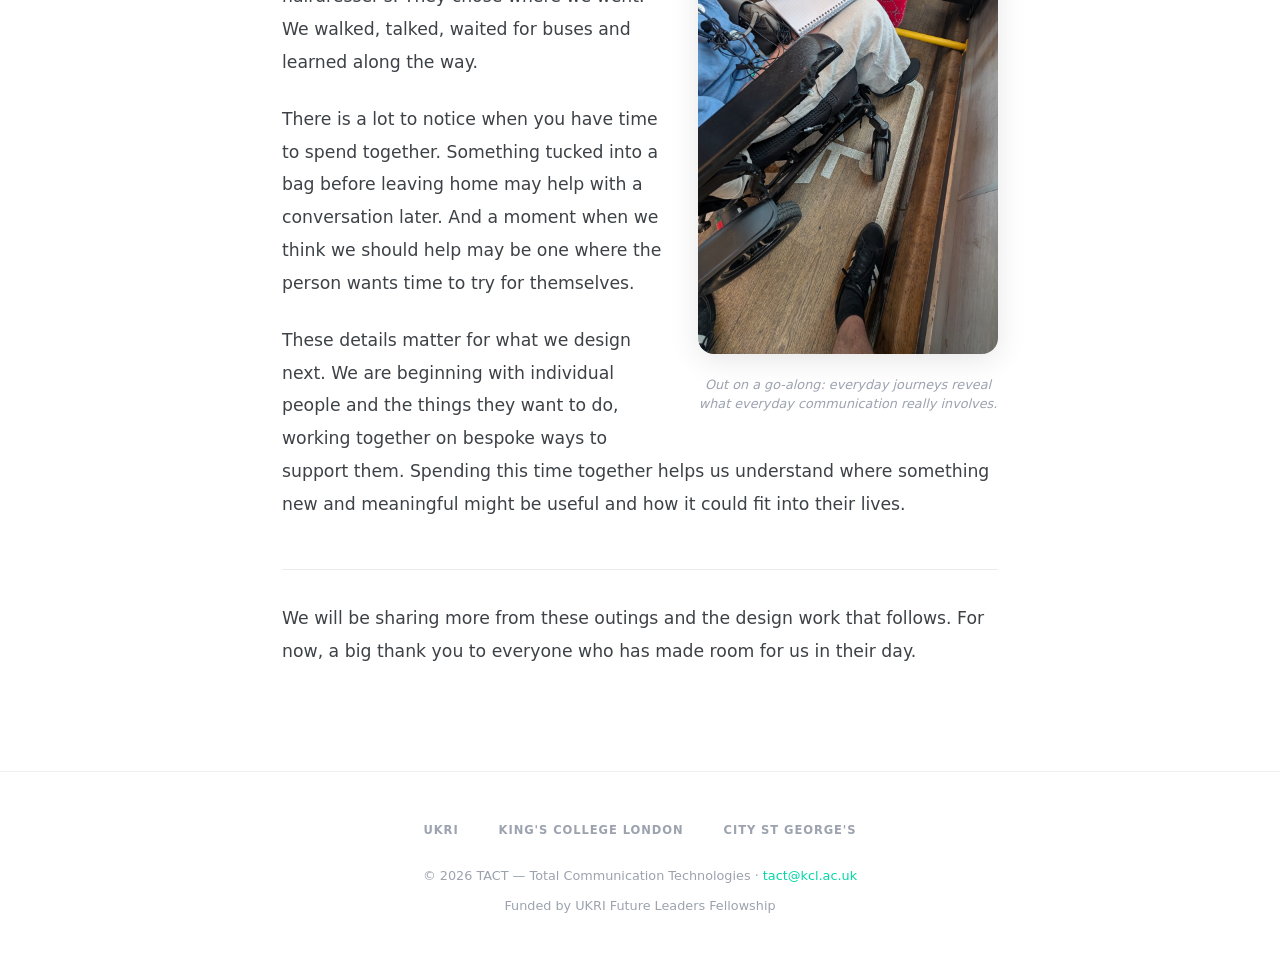
<file: story-goalong.html>
<!DOCTYPE html>
<html lang="en">
<head>
  <meta charset="UTF-8">
  <meta name="viewport" content="width=device-width, initial-scale=1.0">
  <title>Out and About — TACT</title>
  <meta name="description" content="TACT's ethnographic fieldwork has started — spending time with people with aphasia in their everyday lives across London.">
  <!-- favicon-->

<link rel="icon" type="image/png" href="favicon/favicon-96x96.png" sizes="96x96" />
<link rel="icon" type="image/svg+xml" href="favicon//favicon.svg" />
<link rel="shortcut icon" href="favicon//favicon.ico" />
<link rel="apple-touch-icon" sizes="180x180" href="favicon//apple-touch-icon.png" />
<meta name="apple-mobile-web-app-title" content="TACT" />
<link rel="manifest" href="/site.webmanifest" />

  <link rel="preconnect" href="https://fonts.googleapis.com">
  <link rel="preconnect" href="https://fonts.gstatic.com" crossorigin>
  <link href="https://fonts.googleapis.com/css2?family=DM+Sans:ital,opsz,wght@0,9..40,300;0,9..40,400;0,9..40,500;0,9..40,600;0,9..40,700;1,9..40,400&display=swap" rel="stylesheet">
  <link rel="stylesheet" href="styles.css">
</head>
<body>
  <a href="#main" class="skip-link">Skip to main content</a>

  <nav id="navbar" role="navigation" aria-label="Main navigation">
    <a href="index.html" class="nav-brand" aria-label="TACT Home">
          <img src="tact-logo.png" alt="TACT" style="height:30px;">

    </a>
    <button class="nav-toggle" aria-label="Toggle menu" id="navToggle"><span></span><span></span><span></span></button>
    <ul class="nav-links" id="navLinks">
      <li><a href="index.html">Home</a></li>
      <li><a href="publications.html">Publications</a></li>
      <li><a href="stories.html" class="active">Stories</a></li>
      <li><a href="easyread.html">Easy Read</a></li>
      <li><a href="index.html#contact">Contact</a></li>
    </ul>
  </nav>

  <main id="main">
    <article class="story-article">
      <a href="stories.html" class="back-link">&larr; Back to stories</a>

      <p class="story-eyebrow">Research</p>
      <h1>Out and About</h1>
      <p class="story-lede-title">TACT ethnographic work has started</p>
      <p class="story-byline">The TACT Team</p>

      <img src="images/GA-busstop.jpg" alt="A member of the TACT team and a research participant waiting together at a London bus stop." class="story-hero">

      <div class="story-body">
        <p>Think about your last visit to the hairdresser's. How did you explain what you wanted? Perhaps you pointed to a picture, showed how much you wanted taken off, or said "the usual" to someone who has cut your hair for years. Now imagine trying to describe that whole exchange afterwards.</p>

        <p>After years of working with people with aphasia, we found ourselves returning to this difficulty. We had spent time together in workshops, heard about people's experiences and designed technologies together. Yet there was still so much about everyday communication that we were not seeing.</p>

        <p>To understand more, we needed to spend more time together with our community.</p>

        <figure class="story-figure story-figure--float">
          <img src="images/GA-bus-wheelchair.jpg" alt="Boarding a London bus with a wheelchair user during a go-along visit.">
          <figcaption>Out on a go-along: everyday journeys reveal what everyday communication really involves.</figcaption>
        </figure>

        <p>So our research has taken us out onto the streets of London. Nine people with aphasia have welcomed us into their daily lives, inviting us into their homes and taking us to cafés, shops, museums and the hairdresser's. They chose where we went. We walked, talked, waited for buses and learned along the way.</p>

        <p>There is a lot to notice when you have time to spend together. Something tucked into a bag before leaving home may help with a conversation later. And a moment when we think we should help may be one where the person wants time to try for themselves.</p>

        <p>These details matter for what we design next. We are beginning with individual people and the things they want to do, working together on bespoke ways to support them. Spending this time together helps us understand where something new and meaningful might be useful and how it could fit into their lives.</p>

        <p class="story-end">We will be sharing more from these outings and the design work that follows. For now, a big thank you to everyone who has made room for us in their day.</p>
      </div>
    </article>
  </main>

  <footer>
    <div class="footer-logos">
      <span class="footer-logo-text">UKRI</span>
      <span class="footer-logo-text">King's College London</span>
      <span class="footer-logo-text">City St George's</span>
    </div>
    <p>&copy; 2026 TACT — Total Communication Technologies · <a href="mailto:tact@kcl.ac.uk">tact@kcl.ac.uk</a></p>
    <p style="margin-top:0.5rem;">Funded by UKRI Future Leaders Fellowship</p>
  </footer>

  <script>
    window.addEventListener('scroll', () => { document.getElementById('navbar').classList.toggle('scrolled', window.scrollY > 60); });
    document.getElementById('navToggle').addEventListener('click', () => { document.getElementById('navLinks').classList.toggle('open'); });
    document.querySelectorAll('#navLinks a').forEach(link => { link.addEventListener('click', () => { document.getElementById('navLinks').classList.remove('open'); }); });
  </script>
</body>
</html>
</file>
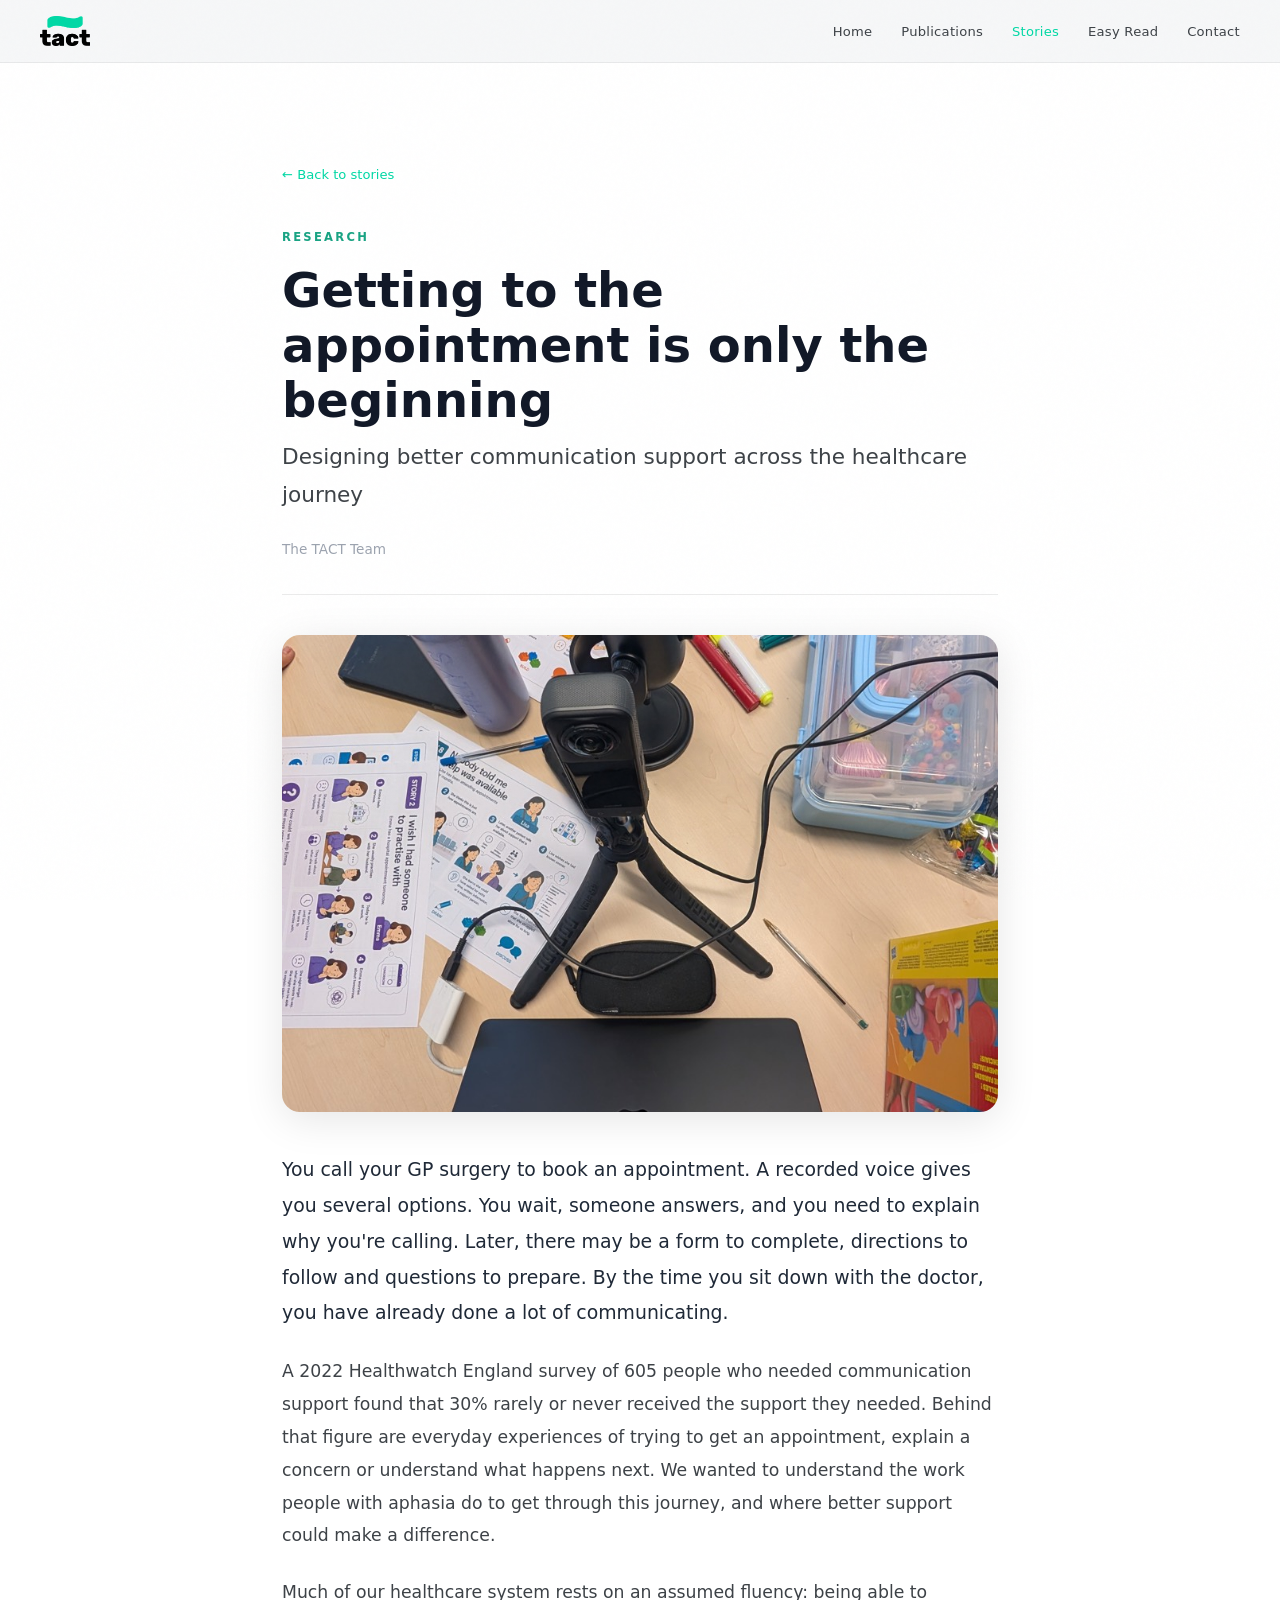
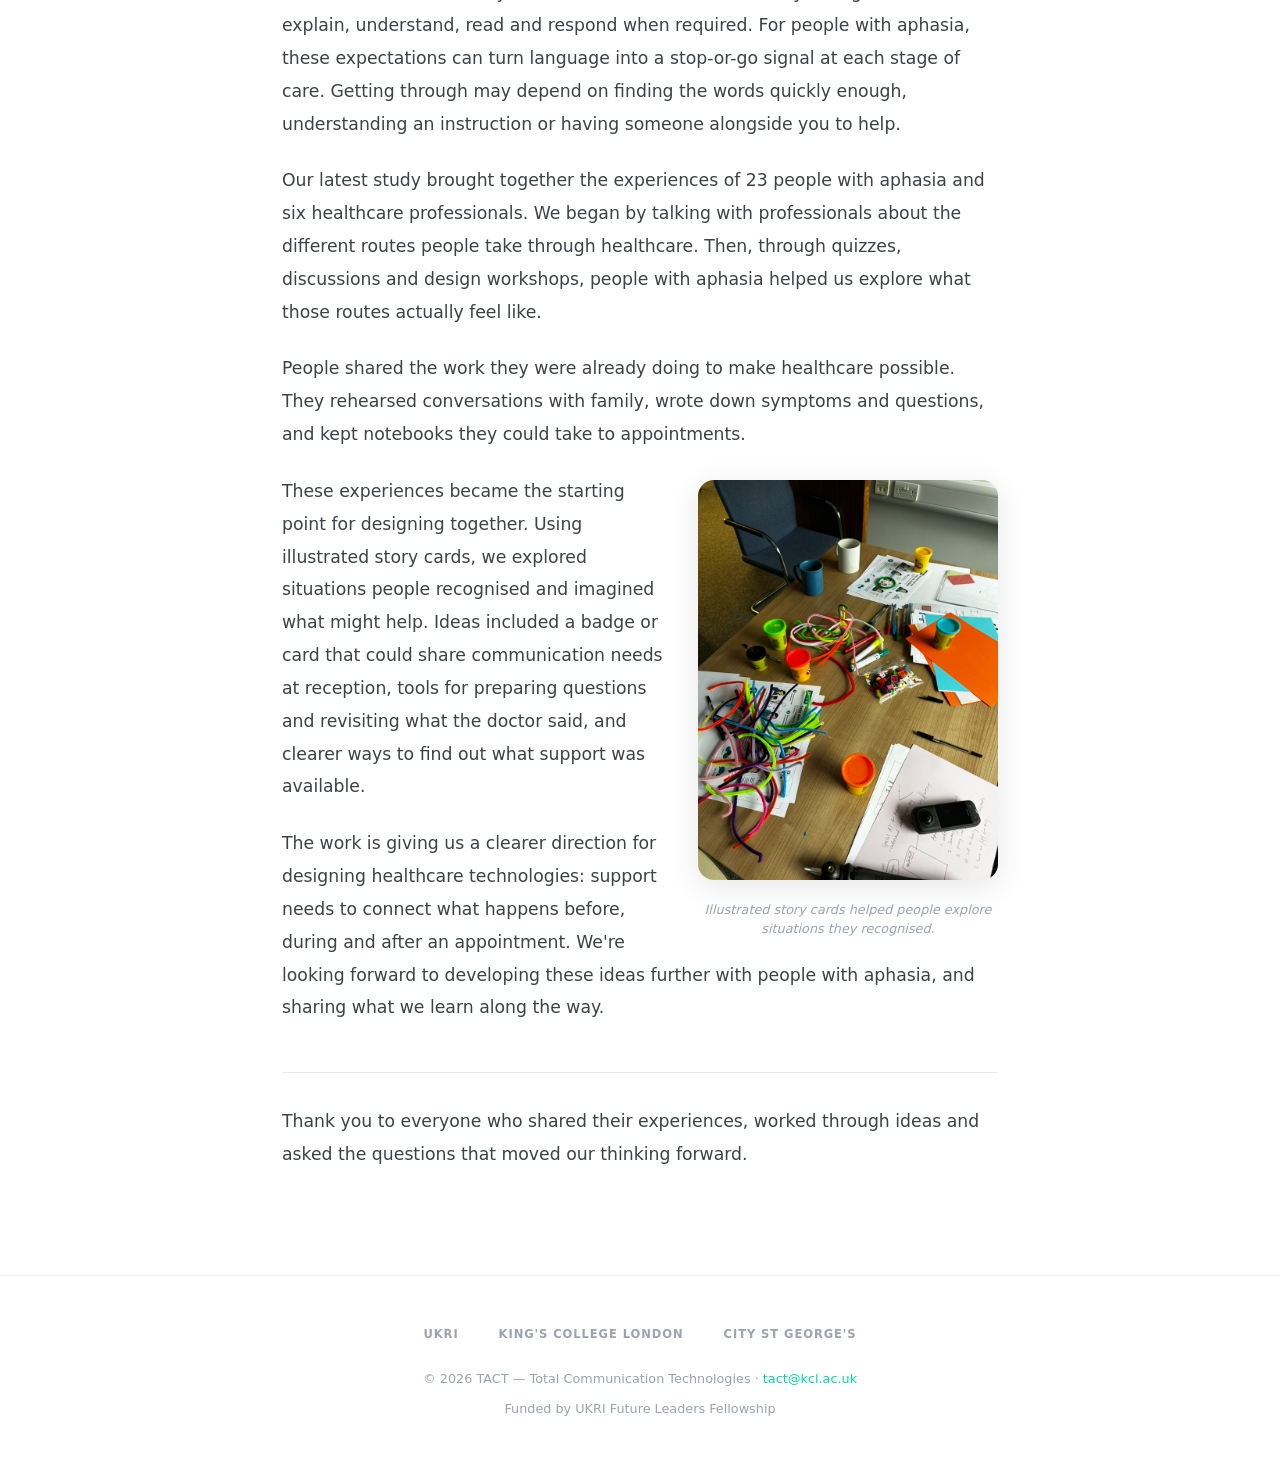
<file: story-healthcare.html>
<!DOCTYPE html>
<html lang="en">
<head>
  <meta charset="UTF-8">
  <meta name="viewport" content="width=device-width, initial-scale=1.0">
  <title>Getting to the Appointment — TACT</title>
  <meta name="description" content="A TACT study with 23 people with aphasia and six healthcare professionals, exploring the work of getting through the healthcare journey.">
  <!-- favicon-->

<link rel="icon" type="image/png" href="favicon/favicon-96x96.png" sizes="96x96" />
<link rel="icon" type="image/svg+xml" href="favicon//favicon.svg" />
<link rel="shortcut icon" href="favicon//favicon.ico" />
<link rel="apple-touch-icon" sizes="180x180" href="favicon//apple-touch-icon.png" />
<meta name="apple-mobile-web-app-title" content="TACT" />
<link rel="manifest" href="/site.webmanifest" />

  <link rel="preconnect" href="https://fonts.googleapis.com">
  <link rel="preconnect" href="https://fonts.gstatic.com" crossorigin>
  <link href="https://fonts.googleapis.com/css2?family=DM+Sans:ital,opsz,wght@0,9..40,300;0,9..40,400;0,9..40,500;0,9..40,600;0,9..40,700;1,9..40,400&display=swap" rel="stylesheet">
  <link rel="stylesheet" href="styles.css">
</head>
<body>
  <a href="#main" class="skip-link">Skip to main content</a>

  <nav id="navbar" role="navigation" aria-label="Main navigation">
    <a href="index.html" class="nav-brand" aria-label="TACT Home">
          <img src="tact-logo.png" alt="TACT" style="height:30px;">

    </a>
    <button class="nav-toggle" aria-label="Toggle menu" id="navToggle"><span></span><span></span><span></span></button>
    <ul class="nav-links" id="navLinks">
      <li><a href="index.html">Home</a></li>
      <li><a href="publications.html">Publications</a></li>
      <li><a href="stories.html" class="active">Stories</a></li>
      <li><a href="easyread.html">Easy Read</a></li>
      <li><a href="index.html#contact">Contact</a></li>
    </ul>
  </nav>

  <main id="main">
    <article class="story-article">
      <a href="stories.html" class="back-link">&larr; Back to stories</a>

      <p class="story-eyebrow">Research</p>
      <h1>Getting to the appointment is only the beginning</h1>
      <p class="story-lede-title">Designing better communication support across the healthcare journey</p>
      <p class="story-byline">The TACT Team</p>

      <img src="images/HC-setup.jpg" alt="A TACT healthcare co-design workshop set up with illustrated story cards on the table." class="story-hero">

      <div class="story-body">
        <p>You call your GP surgery to book an appointment. A recorded voice gives you several options. You wait, someone answers, and you need to explain why you're calling. Later, there may be a form to complete, directions to follow and questions to prepare. By the time you sit down with the doctor, you have already done a lot of communicating.</p>

        <p>A 2022 Healthwatch England survey of 605 people who needed communication support found that 30% rarely or never received the support they needed. Behind that figure are everyday experiences of trying to get an appointment, explain a concern or understand what happens next. We wanted to understand the work people with aphasia do to get through this journey, and where better support could make a difference.</p>

        <p>Much of our healthcare system rests on an assumed fluency: being able to explain, understand, read and respond when required. For people with aphasia, these expectations can turn language into a stop-or-go signal at each stage of care. Getting through may depend on finding the words quickly enough, understanding an instruction or having someone alongside you to help.</p>

        <p>Our latest study brought together the experiences of 23 people with aphasia and six healthcare professionals. We began by talking with professionals about the different routes people take through healthcare. Then, through quizzes, discussions and design workshops, people with aphasia helped us explore what those routes actually feel like.</p>

        <p>People shared the work they were already doing to make healthcare possible. They rehearsed conversations with family, wrote down symptoms and questions, and kept notebooks they could take to appointments.</p>

        <figure class="story-figure story-figure--float">
          <img src="images/HC-props.jpeg" alt="Illustrated story cards used in the healthcare design workshops.">
          <figcaption>Illustrated story cards helped people explore situations they recognised.</figcaption>
        </figure>

        <p>These experiences became the starting point for designing together. Using illustrated story cards, we explored situations people recognised and imagined what might help. Ideas included a badge or card that could share communication needs at reception, tools for preparing questions and revisiting what the doctor said, and clearer ways to find out what support was available.</p>

        <p>The work is giving us a clearer direction for designing healthcare technologies: support needs to connect what happens before, during and after an appointment. We're looking forward to developing these ideas further with people with aphasia, and sharing what we learn along the way.</p>

        <p class="story-end">Thank you to everyone who shared their experiences, worked through ideas and asked the questions that moved our thinking forward.</p>
      </div>
    </article>
  </main>

  <footer>
    <div class="footer-logos">
      <span class="footer-logo-text">UKRI</span>
      <span class="footer-logo-text">King's College London</span>
      <span class="footer-logo-text">City St George's</span>
    </div>
    <p>&copy; 2026 TACT — Total Communication Technologies · <a href="mailto:tact@kcl.ac.uk">tact@kcl.ac.uk</a></p>
    <p style="margin-top:0.5rem;">Funded by UKRI Future Leaders Fellowship</p>
  </footer>

  <script>
    window.addEventListener('scroll', () => { document.getElementById('navbar').classList.toggle('scrolled', window.scrollY > 60); });
    document.getElementById('navToggle').addEventListener('click', () => { document.getElementById('navLinks').classList.toggle('open'); });
    document.querySelectorAll('#navLinks a').forEach(link => { link.addEventListener('click', () => { document.getElementById('navLinks').classList.remove('open'); }); });
  </script>
</body>
</html>
</file>
<file: styles.css>
/* ═══════════════════════════════════════
   TACT — Total Communication Technologies
   Shared stylesheet
   Used by: index.html, publications.html, stories.html
   ═══════════════════════════════════════ */

*, *::before, *::after { margin: 0; padding: 0; box-sizing: border-box; }

:root {
  --teal: #00D8A5;
  --teal-deep: #18a383;
  --teal-glow: rgba(244,152,155,0.12);
  --teal-subtle: rgba(244,152,155,0.05);
  --teal-faded: rgba(244,152,155,0.10);
  --navy: #FFFFFF;
  --navy-mid: #ffffff;
  --warm: #d97706;
  --warm-faded: rgba(217,119,6,0.12);
  --coral: #e04545;
  --coral-faded: rgba(224,69,69,0.12);
  --white: #111827;
  --text-primary: #1f2937;
  --text-secondary: #3d4247;
  --text-muted: #9ca3af;
  --font-display: 'Rubik', system-ui, sans-serif;
  --font-body: 'Rubik', system-ui, sans-serif;
}

html { scroll-behavior: smooth; scroll-padding-top: 90px; }

body {
  font-family: var(--font-body);
  background: var(--navy);
  color: var(--text-primary);
  overflow-x: hidden;
  line-height: 1.75;
  font-size: 16px;
}

/* Grain texture overlay */
body::after {
  content: '';
  position: fixed;
  inset: 0;
  pointer-events: none;
  z-index: 9999;
  opacity: 0.018;
  background-image: url("data:image/svg+xml,%3Csvg viewBox='0 0 256 256' xmlns='http://www.w3.org/2000/svg'%3E%3Cfilter id='n'%3E%3CfeTurbulence type='fractalNoise' baseFrequency='0.85' numOctaves='4' stitchTiles='stitch'/%3E%3C/filter%3E%3Crect width='100%25' height='100%25' filter='url(%23n)'/%3E%3C/svg%3E");
}

/* Scroll reveal */
.reveal {
  opacity: 0;
  transform: translateY(36px);
  transition: opacity 0.9s cubic-bezier(0.16,1,0.3,1), transform 0.9s cubic-bezier(0.16,1,0.3,1);
}
.reveal.visible { opacity: 1; transform: translateY(0); }


/* ═══════════════════════════════
   NAVIGATION
   ═══════════════════════════════ */

nav {
  position: fixed; top: 0; width: 100%; z-index: 100;
  padding: 1rem 2.5rem;
  display: flex; justify-content: space-between; align-items: center;
  backdrop-filter: blur(24px); -webkit-backdrop-filter: blur(24px);
  background: rgba(243,244,246,0.7);
  border-bottom: 1px solid rgba(0,0,0,0.06);
  transition: background 0.3s, border-color 0.3s;
}
nav.scrolled { background: rgba(243,244,246,0.95); border-bottom-color: rgba(0,0,0,0.1); }
.nav-brand { display: flex; align-items: center; text-decoration: none; }
.nav-logo-svg { height: 30px; }
.nav-links { display: flex; gap: 1.8rem; list-style: none; align-items: center; }
.nav-links a {
  color: var(--text-secondary); text-decoration: none;
  font-family: var(--font-display); font-size: 0.82rem;
  font-weight: 500; letter-spacing: 0.02em; transition: color 0.25s;
}
.nav-links a:hover, .nav-links a:focus-visible { color: var(--teal); }
.nav-links a.active { color: var(--teal); }
.nav-toggle { display: none; background: none; border: none; cursor: pointer; padding: 0.5rem; }
.nav-toggle span { display: block; width: 24px; height: 2px; background: var(--text-secondary); margin: 5px 0; border-radius: 2px; }


/* ═══════════════════════════════
   HERO
   ═══════════════════════════════ */

.hero {
  min-height: 100vh; display: flex; flex-direction: column;
  justify-content: center; align-items: center; text-align: center;
  padding: 8rem 2rem 5rem; position: relative; overflow: hidden;
}
.orb { display: none; }
.hero-logo-wrap { margin-bottom: 2.5rem; }
.hero-logo-svg { width: 220px; filter: drop-shadow(0 0 30px rgba(244,152,155,0.15)); }
.hero h1 {
  font-family: var(--font-display); font-size: clamp(2.2rem,5.5vw,3.8rem);
  font-weight: 400; color: var(--white); line-height: 1.15;
  max-width: 800px;
}
.hero h1 .accent { color: var(--teal); }
.hero-sub {
  font-size: clamp(1rem,2vw,1.15rem); max-width: 620px; margin-top: 1.5rem;
  font-weight: 300; color: var(--text-secondary);  line-height: 1.8;
}
.hero-badges { display: flex; gap: 0.8rem; margin-top: 2.5rem; flex-wrap: wrap; justify-content: center; animation: fadeUp 1s 0.8s both; }
.hero-badge {
  display: inline-flex; align-items: center; gap: 0.4rem;
  padding: 0.45rem 1rem; border-radius: 100px;
  font-family: var(--font-display); font-size: 0.78rem; font-weight: 500;
  border: 1px solid rgba(244,152,155,0.15); color: var(--text-secondary); background: rgba(244,152,155,0.04);
}

.hero-kings-logo {
  margin-top: 3rem;
  height: 60px;
}

@keyframes fadeUp { from { opacity: 0; transform: translateY(28px); } to { opacity: 1; transform: translateY(0); } }


/* ═══════════════════════════════
   SHARED SECTIONS
   ═══════════════════════════════ */

section { padding: 7rem 2rem; max-width: 1100px; margin: 0 auto; }
.section-label { font-family: var(--font-display); font-size: 0.72rem; letter-spacing: 0.2em; text-transform: uppercase; color: var(--teal-deep); font-weight: 600; margin-bottom: 1rem; }
.section-title { font-family: var(--font-display); font-size: clamp(1.8rem,4vw,2.7rem); font-weight: 700; color: var(--white); line-height: 1.2; margin-bottom: 1.5rem; }
.section-body { font-size: 1.05rem; max-width: 700px; line-height: 1.85; color: var(--text-secondary); font-weight: 300; }
.divider { width: 100%; max-width: 1100px; margin: 0 auto; height: 1px; background: linear-gradient(90deg, transparent, var(--text-secondary), transparent); opacity: 0.2; }


/* ═══════════════════════════════
   THE GAP — infographic cards
   ═══════════════════════════════ */

.gap-grid { display: grid; grid-template-columns: repeat(auto-fit, minmax(300px,1fr)); gap: 1.5rem; margin-top: 3rem; }
.gap-card { background: var(--navy-mid); border: 1px solid rgba(0,0,0,0.06); border-radius: 20px; padding: 2.5rem 2rem 2rem; text-align: center; transition: transform 0.3s, border-color 0.3s; box-shadow: 0 1px 3px rgba(0,0,0,0.04); }
.gap-card:hover { transform: translateY(-3px); border-color: rgba(0,0,0,0.12); }
.gap-visual { margin-bottom: 1.5rem; display: flex; justify-content: center; }
.gap-stat { font-family: var(--font-display); font-size: 1.1rem; font-weight: 500; color: var(--text-primary); line-height: 1.55; }
.gap-stat strong { color: var(--white); font-weight: 700; }
.gap-stat .num { font-weight: 800; font-size: 1.25rem; }
.gap-stat .num.teal { color: var(--teal); }
.gap-stat .num.coral { color: var(--coral); }
.gap-stat .num.warm { color: var(--warm); }
.gap-source { font-size: 0.72rem; color: var(--text-muted); margin-top: 0.6rem; font-style: italic; }


/* ═══════════════════════════════
   PULL QUOTE
   ═══════════════════════════════ */

.pull-quote-section { padding: 5rem 2rem; text-align: center; max-width: 900px; margin: 0 auto; }
.pull-quote { font-family: var(--font-display); font-size: clamp(1.35rem,3vw,2.1rem); font-weight: 600; color: var(--white); line-height: 1.5; position: relative; }
.pull-quote .highlight { color: var(--teal); font-weight: 700; }
.pull-quote::before { content: ''; position: absolute; top: -1.5rem; left: 50%; transform: translateX(-50%); width: 50px; height: 3px; background: var(--teal); border-radius: 3px; opacity: 0.4; }


/* ═══════════════════════════════
   COMMUNITIES
   ═══════════════════════════════ */

.community-grid { display: grid; grid-template-columns: repeat(auto-fit, minmax(320px,1fr)); gap: 2rem; margin-top: 3rem; }
.community-card { padding: 2.5rem 2rem; border-radius: 20px; border: 1px solid rgba(0,0,0,0.06); background: var(--navy-mid); transition: all 0.35s; position: relative; overflow: hidden; box-shadow: 0 1px 3px rgba(0,0,0,0.04); }
.community-card::before { content: ''; position: absolute; top: 0; left: 0; right: 0; height: 3px; border-radius: 20px 20px 0 0; }
.community-card.aphasia::before { background: var(--teal); }
.community-card.children::before { background: var(--warm); }
.community-card:hover { border-color: rgba(0,0,0,0.10); transform: translateY(-2px); }
.community-icon { width: 50px; height: 50px; border-radius: 13px; display: flex; align-items: center; justify-content: center; margin-bottom: 1.3rem; }
.community-icon.aphasia { background: var(--teal-glow); }
.community-icon.children { background: var(--warm-faded); }
.community-card h3 { font-family: var(--font-display); font-size: 1.25rem; font-weight: 700; color: var(--white); margin-bottom: 0.7rem; }
.community-card p { font-size: 0.95rem; font-weight: 300; color: var(--text-secondary); line-height: 1.75; }
.community-card strong { color: var(--text-primary); font-weight: 500; }


/* ═══════════════════════════════
   APPROACH — vertical timeline
   ═══════════════════════════════ */

.approach-timeline { margin-top: 3rem; position: relative; padding-left: 60px; }
.approach-timeline::before { content: ''; position: absolute; left: 24px; top: 0; bottom: 0; width: 2px; background: linear-gradient(180deg, var(--teal), rgba(0,0,0,0.06)); border-radius: 2px; }
.approach-item { position: relative; margin-bottom: 3rem; padding-left: 1.5rem; }
.approach-item:last-child { margin-bottom: 0; }
.approach-marker { position: absolute; left: -36px; top: 2px; width: 48px; height: 48px; border-radius: 50%; background: var(--navy); border: 2px solid var(--teal); display: flex; align-items: center; justify-content: center; font-family: var(--font-display); font-weight: 700; font-size: 0.85rem; color: var(--teal); z-index: 1; }
.approach-content h4 { font-family: var(--font-display); font-size: 1.15rem; font-weight: 600; color: var(--white); margin-bottom: 0.4rem; }
.approach-content p { font-size: 0.95rem; font-weight: 300; color: var(--text-secondary); line-height: 1.75; max-width: 620px; }
.approach-tag { display: inline-block; font-family: var(--font-display); font-size: 0.7rem; letter-spacing: 0.08em; text-transform: uppercase; color: var(--text-muted); margin-top: 0.5rem; }


/* ═══════════════════════════════
   TEAM
   ═══════════════════════════════ */

.team-grid { display: grid; grid-template-columns: 1fr !important; gap: 1.5rem; margin-top: 3rem; width: 100%; max-width: 100%; }
.team-card { text-align: center; padding: 2rem 1.2rem; border-radius: 16px; background: var(--navy-mid); border: 1px solid rgba(0,0,0,0.04); box-shadow: 0 1px 3px rgba(0,0,0,0.04); min-width: 0; width: 100%; }
.team-card:hover { border-color: rgba(0,0,0,0.10); transform: translateY(-2px); }
.team-avatar { width: 170px; height: 170px; border-radius: 50%; margin: 0 auto 1rem; object-fit: cover; display: block; max-width: 100%; }
.team-card h4 { font-family: var(--font-display); font-size: 0.95rem; font-weight: 600; color: var(--white); margin-bottom: 0.2rem; }
.team-role { font-size: 0.82rem; color: var(--text-muted); font-weight: 300; }
.team-org { font-size: 0.72rem; color: var(--text-muted); margin-top: 0.15rem; font-style: italic; }
.advisors-grid { grid-template-columns: 1fr !important; max-width: 500px; margin: 0 auto; }
.advisor-org-logo { width: 80px; margin: 0.75rem auto 0; display: block; border-radius: 8px; }
.team-link { display: inline-block; margin-top: 0.6rem; color: var(--text-muted); }

/* restore multi-column only on larger screens */
@media (min-width: 700px) {
  .team-grid { grid-template-columns: repeat(auto-fit, minmax(190px,1fr)) !important; }
  .advisors-grid { grid-template-columns: repeat(2, 1fr) !important; }
}

/* global overflow fix (very likely needed) */
html, body { max-width: 100%; overflow-x: hidden; }

/*Card queries for mobile*/

/* ═══════════════════════════════
   PARTNERS
   ═══════════════════════════════ */

.partners-section { text-align: center; }
.partner-logos { display: flex; flex-wrap: wrap; justify-content: center; align-items: center; gap: 1.2rem; margin-top: 3rem; }
.partner-logo { font-family: var(--font-display); font-size: 0.78rem; font-weight: 500; color: var(--text-secondary); letter-spacing: 0.03em; padding: 0.8rem 1.3rem; border: 1px solid rgba(0,0,0,0.05); border-radius: 10px; background: var(--navy-mid); transition: border-color 0.3s; }
.partner-logo:hover { border-color: rgba(244,152,155,0.25); }


/* ═══════════════════════════════
   CTA / CONTACT
   ═══════════════════════════════ */

.cta-section { text-align: center; padding: 7rem 2rem; max-width: 700px; margin: 0 auto; }
.cta-button { display: inline-block; margin-top: 2rem; padding: 1rem 2.5rem; border-radius: 60px; background: linear-gradient(135deg, var(--teal), var(--teal-deep)); color: var(--navy); font-family: var(--font-display); font-size: 1rem; font-weight: 600; text-decoration: none; letter-spacing: 0.02em; transition: all 0.3s; box-shadow: 0 4px 28px rgba(244,152,155,0.25); }
.cta-button:hover { transform: translateY(-2px); box-shadow: 0 8px 36px rgba(244,152,155,0.35); }


/* ═══════════════════════════════
   FOOTER
   ═══════════════════════════════ */

footer { text-align: center; padding: 3rem 2rem; border-top: 1px solid rgba(0,0,0,0.06); }
.footer-logos { display: flex; justify-content: center; align-items: center; gap: 2.5rem; margin-bottom: 1.5rem; flex-wrap: wrap; }
.footer-logo-text { font-family: var(--font-display); font-size: 0.72rem; font-weight: 600; color: var(--text-muted); letter-spacing: 0.08em; text-transform: uppercase; }
footer p { font-size: 0.8rem; color: var(--text-muted); font-weight: 300; }
footer a { color: var(--teal); text-decoration: none; }
footer a:hover { text-decoration: underline; }


/* ═══════════════════════════════
   SUB-PAGE STYLES
   (publications.html, stories.html)
   ═══════════════════════════════ */

.page-header { padding: 10rem 2rem 4rem; max-width: 1100px; margin: 0 auto; }
.page-header .section-body { margin-top: 0.5rem; }
.back-link { display: inline-flex; align-items: center; gap: 0.4rem; font-family: var(--font-display); font-size: 0.82rem; font-weight: 500; color: var(--teal); text-decoration: none; margin-bottom: 2rem; transition: opacity 0.2s; }
.back-link:hover { opacity: 0.7; }

/* Publications */
.pub-list { max-width: 800px; margin: 0 auto; padding: 0 2rem 5rem; }
.pub-item { padding: 1.8rem 0; border-bottom: 1px solid rgba(0,0,0,0.06); }
.pub-item:last-child { border-bottom: none; }
.pub-venue { font-family: var(--font-display); font-size: 0.7rem; letter-spacing: 0.15em; text-transform: uppercase; color: var(--warm); font-weight: 600; margin-bottom: 0.4rem; }
.pub-title { font-family: var(--font-display); font-size: 1.05rem; font-weight: 600; color: var(--white); margin-bottom: 0.3rem; line-height: 1.4; }
.pub-title a { color: var(--white); text-decoration: none; transition: color 0.2s; }
.pub-title a:hover { color: var(--teal); }
.pub-authors { font-size: 0.88rem; color: var(--text-muted); font-weight: 300; }
.pub-placeholder { padding: 3rem 2rem; border-radius: 16px; background: var(--teal-subtle); border: 1px dashed rgba(0,0,0,0.08); text-align: center; max-width: 700px; margin: 0 auto; }
.pub-placeholder p { color: var(--text-muted); font-size: 0.95rem; line-height: 1.7; }
.pub-placeholder a { color: var(--teal); text-decoration: none; }
.pub-placeholder a:hover { text-decoration: underline; }

/* Stories */
.stories-grid { display: grid; grid-template-columns: repeat(auto-fit, minmax(320px,1fr)); gap: 2rem; max-width: 1100px; margin: 0 auto; padding: 0 2rem 5rem; }
.story-card { border-radius: 16px; background: var(--navy-mid); border: 1px solid rgba(0,0,0,0.06); overflow: hidden; transition: all 0.3s; }
.story-card:hover { border-color: rgba(0,0,0,0.10); transform: translateY(-2px); }
.story-card-body { padding: 1.8rem; }
.story-date { font-family: var(--font-display); font-size: 0.7rem; letter-spacing: 0.12em; text-transform: uppercase; color: var(--text-muted); margin-bottom: 0.5rem; }
.story-card h3 { font-family: var(--font-display); font-size: 1.1rem; font-weight: 600; color: var(--white); margin-bottom: 0.5rem; line-height: 1.35; }
.story-card p { font-size: 0.9rem; color: var(--text-secondary); font-weight: 300; line-height: 1.7; }


/* Clickable story cards */
.story-card-link { text-decoration: none; color: inherit; display: block; }
.story-card { display: flex; flex-direction: column; height: 100%; }
.story-card-thumb { width: 100%; aspect-ratio: 3 / 2; object-fit: cover; display: block; background: var(--teal-subtle); }
/* Contain a non-3:2 image with a little white around it */
.story-card-thumb--contain { object-fit: contain; background: #ffffff; padding: 0.9rem; }
/* Anchor the crop to the top (keeps a top-heavy subject like a pinned poster) */
.story-card-thumb--top { object-position: top center; }
.story-card-more { display: inline-flex; align-items: center; gap: 0.35rem; margin-top: 1rem; font-family: var(--font-display); font-size: 0.8rem; font-weight: 600; color: var(--teal-deep); transition: gap 0.25s; }
.story-card-link:hover .story-card-more { gap: 0.6rem; }


/* ═══════════════════════════════
   STORY ARTICLE (single story page)
   ═══════════════════════════════ */

.story-article { max-width: 780px; margin: 0 auto; padding: 10rem 2rem 5rem; }
.story-article .back-link { margin-bottom: 2.5rem; }
.story-eyebrow { font-family: var(--font-display); font-size: 0.72rem; letter-spacing: 0.2em; text-transform: uppercase; color: var(--teal-deep); font-weight: 600; margin-bottom: 1rem; }
.story-article h1 { font-family: var(--font-display); font-size: clamp(2rem,5vw,3rem); font-weight: 700; color: var(--white); line-height: 1.15; margin-bottom: 0.6rem; }
.title-icon { width: 0.78em; height: 0.78em; display: inline-block; vertical-align: -0.06em; margin: 0 0.12em 0 0.18em; color: var(--teal-deep); }
.story-lede-title { font-size: clamp(1.1rem,2.5vw,1.35rem); color: var(--text-secondary); font-weight: 400; margin-bottom: 1.5rem; }
.story-byline { font-size: 0.85rem; color: var(--text-muted); font-weight: 400; padding-bottom: 2rem; border-bottom: 1px solid rgba(0,0,0,0.08); margin-bottom: 2.5rem; }
.story-hero { width: 100%; aspect-ratio: 3 / 2; object-fit: cover; border-radius: 18px; display: block; margin-bottom: 2.5rem; box-shadow: 0 8px 40px rgba(0,0,0,0.10); }
.story-body p { font-size: 1.08rem; line-height: 1.9; color: var(--text-secondary); font-weight: 300; margin-bottom: 1.5rem; }
.story-body p:first-of-type { font-size: 1.18rem; color: var(--text-primary); font-weight: 400; }
.story-figure { margin: 2.5rem auto; text-align: center; }
.story-figure img { max-height: 480px; width: auto; max-width: 100%; border-radius: 16px; display: inline-block; box-shadow: 0 6px 30px rgba(0,0,0,0.10); }
/* Floated figure — text wraps beside it */
.story-figure--float { float: right; width: 300px; max-width: 45%; margin: 0.3rem 0 1.2rem 2rem; text-align: center; }
.story-figure--float img { max-height: none; width: 100%; }
.story-figure--float figcaption { text-align: left; }
/* Two photos side by side */
.story-duo { display: grid; grid-template-columns: 1fr 1fr; gap: 1.5rem; margin: 2.75rem 0; }
.story-duo figure { margin: 0; }
.story-duo img { width: 100%; aspect-ratio: 3 / 4; object-fit: cover; border-radius: 16px; display: block; box-shadow: 0 6px 30px rgba(0,0,0,0.10); }
.story-duo figcaption { font-size: 0.8rem; color: var(--text-muted); font-style: italic; text-align: center; margin-top: 0.7rem; line-height: 1.5; }
@media (max-width: 600px) { .story-duo { grid-template-columns: 1fr; gap: 2rem; } }
@media (max-width: 640px) {
  .story-figure--float { float: none; width: auto; max-width: 100%; margin: 2.5rem auto; }
  .story-figure--float figcaption { text-align: center; }
}
.story-figure figcaption { font-size: 0.8rem; color: var(--text-muted); font-style: italic; text-align: center; margin-top: 0.7rem; line-height: 1.5; }
.story-end { margin-top: 3rem; padding-top: 2rem; border-top: 1px solid rgba(0,0,0,0.08); }


/* ═══════════════════════════════
   ACCESSIBILITY
   ═══════════════════════════════ */

.skip-link { position: absolute; top: -100px; left: 0; background: var(--teal); color: var(--navy); padding: 0.8rem 1.5rem; z-index: 200; font-family: var(--font-display); font-weight: 600; text-decoration: none; border-radius: 0 0 8px 0; }
.skip-link:focus { top: 0; }


/* ═══════════════════════════════
   RESPONSIVE
   ═══════════════════════════════ */

@media (max-width: 768px) {
  nav { padding: 0.9rem 1.5rem; }
  .nav-links { display: none; position: absolute; top: 100%; left: 0; right: 0; background: rgba(243,244,246,0.97); backdrop-filter: blur(20px); flex-direction: column; padding: 1.5rem 2rem; gap: 1.2rem; border-bottom: 1px solid rgba(0,0,0,0.06); }
  .nav-links.open { display: flex; }
  .nav-toggle { display: block; }
  section { padding: 5rem 1.5rem; }
  .hero { padding: 7rem 1.5rem 4rem; }
  .hero-logo-svg { width: 170px; }
  .gap-grid { grid-template-columns: 1fr; }
  .community-grid { grid-template-columns: 1fr; }
  .team-grid { grid-template-columns: repeat(2,1fr); }
  .approach-timeline { padding-left: 50px; }
  .approach-marker { left: -26px; width: 40px; height: 40px; font-size: 0.8rem; }
  .page-header { padding: 8rem 1.5rem 3rem; }
  .stories-grid { grid-template-columns: 1fr; }
}

@media (max-width: 480px) {
  .hero-badges { gap: 0.5rem; }
  .partner-logos { gap: 0.8rem; }
  .approach-timeline { padding-left: 44px; }
  .approach-marker { left: -22px; width: 36px; height: 36px; }
}


/* Kill all motion without touching layout */
@media (prefers-reduced-motion: no-preference), (prefers-reduced-motion: reduce) {
  *,
  *::before,
  *::after {
    animation-duration: 0.0001ms !important;
    animation-iteration-count: 1 !important;
    transition-duration: 0.0001ms !important;
    scroll-behavior: auto !important;
  }
}

/* Make reveal content visible immediately */
.reveal {
  opacity: 1 !important;
  transform: none !important;
}

/* Hiring banner */

.hiring-banner {
  display: flex;
  align-items: center;
  justify-content: center;
  flex-wrap: wrap;
  gap: 0.6rem;
  max-width: 620px;
  margin: 2rem auto 0;
  padding: 1rem 1.4rem;
  background: #fff;
  border: 2px solid #18a383;
  border-left: 8px solid #18a383;
  border-radius: 10px;
  font-size: 1.02rem;
  line-height: 1.5;
  text-align: center;
  box-shadow: 0 4px 18px rgba(24, 163, 131, 0.18);
}

.hiring-tag {
  background: #18a383;
  color: #fff;
  font-size: 0.75rem;
  font-weight: 700;
  letter-spacing: 0.08em;
  text-transform: uppercase;
  padding: 0.3rem 0.7rem;
  border-radius: 999px;
  white-space: nowrap;
}

.hiring-banner a {
  color: #0f6b56;
  font-weight: 600;
  text-decoration: underline;
  text-underline-offset: 3px;
}

.hiring-banner a:hover { color: #18a383; }

.hiring-banner a:focus-visible {
  outline: 3px solid #18a383;
  outline-offset: 3px;
  border-radius: 3px;
}
</file>
